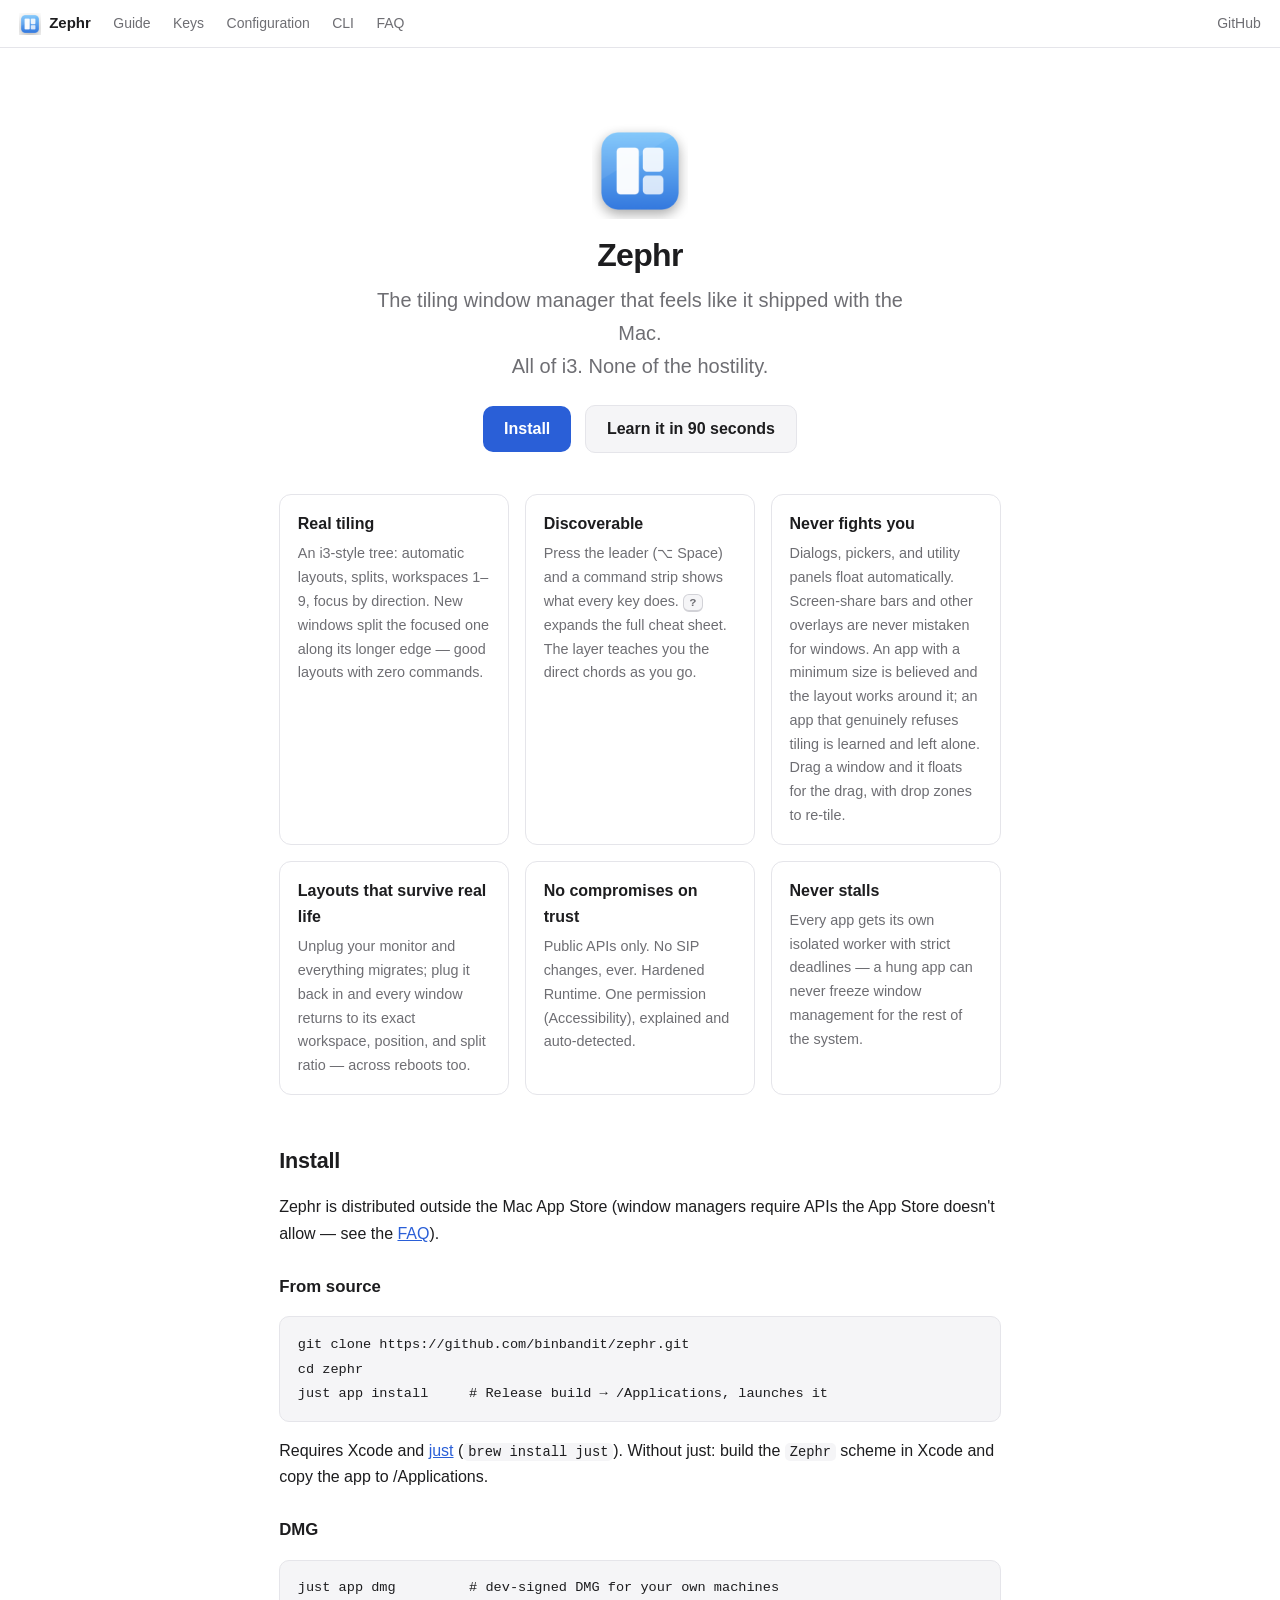
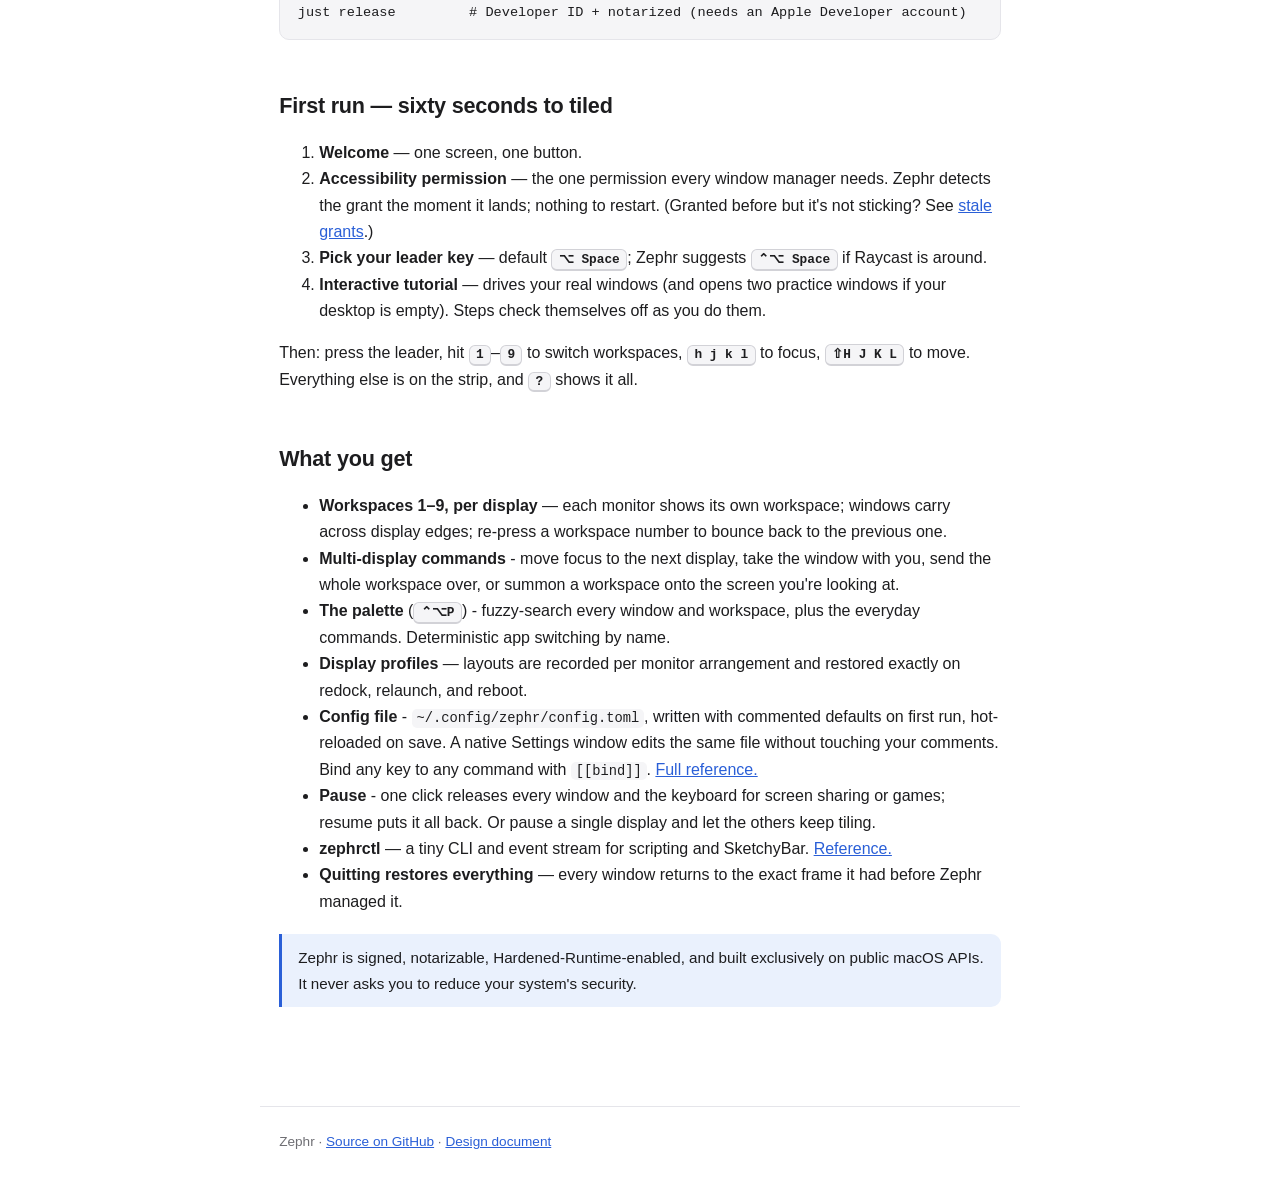
<file: docs/index.html>
<!DOCTYPE html>
<html lang="en">
<head>
<meta charset="utf-8">
<meta name="viewport" content="width=device-width, initial-scale=1">
<title>Zephr — the tiling window manager that feels like it shipped with the Mac</title>
<meta name="description" content="A keyboard-driven tiling window manager for macOS. All of i3. None of the hostility.">
<link rel="icon" href="favicon.png">
<link rel="stylesheet" href="style.css">
</head>
<body>
<nav>
  <a class="brand" href="index.html"><img src="favicon.png" alt=""> Zephr</a>
  <a href="guide.html">Guide</a>
  <a href="keys.html">Keys</a>
  <a href="config.html">Configuration</a>
  <a href="cli.html">CLI</a>
  <a href="faq.html">FAQ</a>
  <a class="gh" href="https://github.com/binbandit/zephr">GitHub</a>
</nav>
<main>

<div class="hero">
  <img src="icon.png" alt="Zephr icon">
  <h1>Zephr</h1>
  <p class="tagline">The tiling window manager that feels like it shipped with the Mac.<br>All of i3. None of the hostility.</p>
  <a class="cta" href="#install">Install</a>
  <a class="cta secondary" href="guide.html">Learn it in 90 seconds</a>
</div>

<div class="grid">
  <div class="card"><h3>Real tiling</h3><p>An i3-style tree: automatic layouts, splits, workspaces 1–9, focus by direction. New windows split the focused one along its longer edge — good layouts with zero commands.</p></div>
  <div class="card"><h3>Discoverable</h3><p>Press the leader (⌥ Space) and a command strip shows what every key does. <kbd>?</kbd> expands the full cheat sheet. The layer teaches you the direct chords as you go.</p></div>
  <div class="card"><h3>Never fights you</h3><p>Dialogs, pickers, and utility panels float automatically. Screen-share bars and other overlays are never mistaken for windows. An app with a minimum size is believed and the layout works around it; an app that genuinely refuses tiling is learned and left alone. Drag a window and it floats for the drag, with drop zones to re-tile.</p></div>
  <div class="card"><h3>Layouts that survive real life</h3><p>Unplug your monitor and everything migrates; plug it back in and every window returns to its exact workspace, position, and split ratio — across reboots too.</p></div>
  <div class="card"><h3>No compromises on trust</h3><p>Public APIs only. No SIP changes, ever. Hardened Runtime. One permission (Accessibility), explained and auto-detected.</p></div>
  <div class="card"><h3>Never stalls</h3><p>Every app gets its own isolated worker with strict deadlines — a hung app can never freeze window management for the rest of the system.</p></div>
</div>

<h2 id="install"><a class="anchor" href="#install">Install</a></h2>

<p>Zephr is distributed outside the Mac App Store (window managers require APIs the App Store doesn't allow — see the <a href="faq.html#mas">FAQ</a>).</p>

<h3>From source</h3>
<pre><code>git clone https://github.com/binbandit/zephr.git
cd zephr
just app install     # Release build → /Applications, launches it</code></pre>
<p>Requires Xcode and <a href="https://github.com/casey/just">just</a> (<code>brew install just</code>). Without just: build the <code>Zephr</code> scheme in Xcode and copy the app to /Applications.</p>

<h3>DMG</h3>
<pre><code>just app dmg         # dev-signed DMG for your own machines
just release         # Developer ID + notarized (needs an Apple Developer account)</code></pre>

<h2 id="first-run"><a class="anchor" href="#first-run">First run — sixty seconds to tiled</a></h2>
<ol>
  <li><strong>Welcome</strong> — one screen, one button.</li>
  <li><strong>Accessibility permission</strong> — the one permission every window manager needs. Zephr detects the grant the moment it lands; nothing to restart. (Granted before but it's not sticking? See <a href="faq.html#permissions">stale grants</a>.)</li>
  <li><strong>Pick your leader key</strong> — default <kbd>⌥ Space</kbd>; Zephr suggests <kbd>⌃⌥ Space</kbd> if Raycast is around.</li>
  <li><strong>Interactive tutorial</strong> — drives your real windows (and opens two practice windows if your desktop is empty). Steps check themselves off as you do them.</li>
</ol>
<p>Then: press the leader, hit <kbd>1</kbd>–<kbd>9</kbd> to switch workspaces, <kbd>h j k l</kbd> to focus, <kbd>⇧H J K L</kbd> to move. Everything else is on the strip, and <kbd>?</kbd> shows it all.</p>

<h2 id="tour"><a class="anchor" href="#tour">What you get</a></h2>
<ul>
  <li><strong>Workspaces 1–9, per display</strong> — each monitor shows its own workspace; windows carry across display edges; re-press a workspace number to bounce back to the previous one.</li>
  <li><strong>Multi-display commands</strong> - move focus to the next display, take the window with you, send the whole workspace over, or summon a workspace onto the screen you're looking at.</li>
  <li><strong>The palette</strong> (<kbd>⌃⌥P</kbd>) - fuzzy-search every window and workspace, plus the everyday commands. Deterministic app switching by name.</li>
  <li><strong>Display profiles</strong> — layouts are recorded per monitor arrangement and restored exactly on redock, relaunch, and reboot.</li>
  <li><strong>Config file</strong> - <code>~/.config/zephr/config.toml</code>, written with commented defaults on first run, hot-reloaded on save. A native Settings window edits the same file without touching your comments. Bind any key to any command with <code>[[bind]]</code>. <a href="config.html">Full reference.</a></li>
  <li><strong>Pause</strong> - one click releases every window and the keyboard for screen sharing or games; resume puts it all back. Or pause a single display and let the others keep tiling.</li>
  <li><strong>zephrctl</strong> — a tiny CLI and event stream for scripting and SketchyBar. <a href="cli.html">Reference.</a></li>
  <li><strong>Quitting restores everything</strong> — every window returns to the exact frame it had before Zephr managed it.</li>
</ul>

<div class="note">Zephr is signed, notarizable, Hardened-Runtime-enabled, and built exclusively on public macOS APIs. It never asks you to reduce your system's security.</div>

</main>
<footer>Zephr · <a href="https://github.com/binbandit/zephr">Source on GitHub</a> · <a href="https://github.com/binbandit/zephr/blob/main/docs/DESIGN.md">Design document</a></footer>
</body>
</html>
</file>
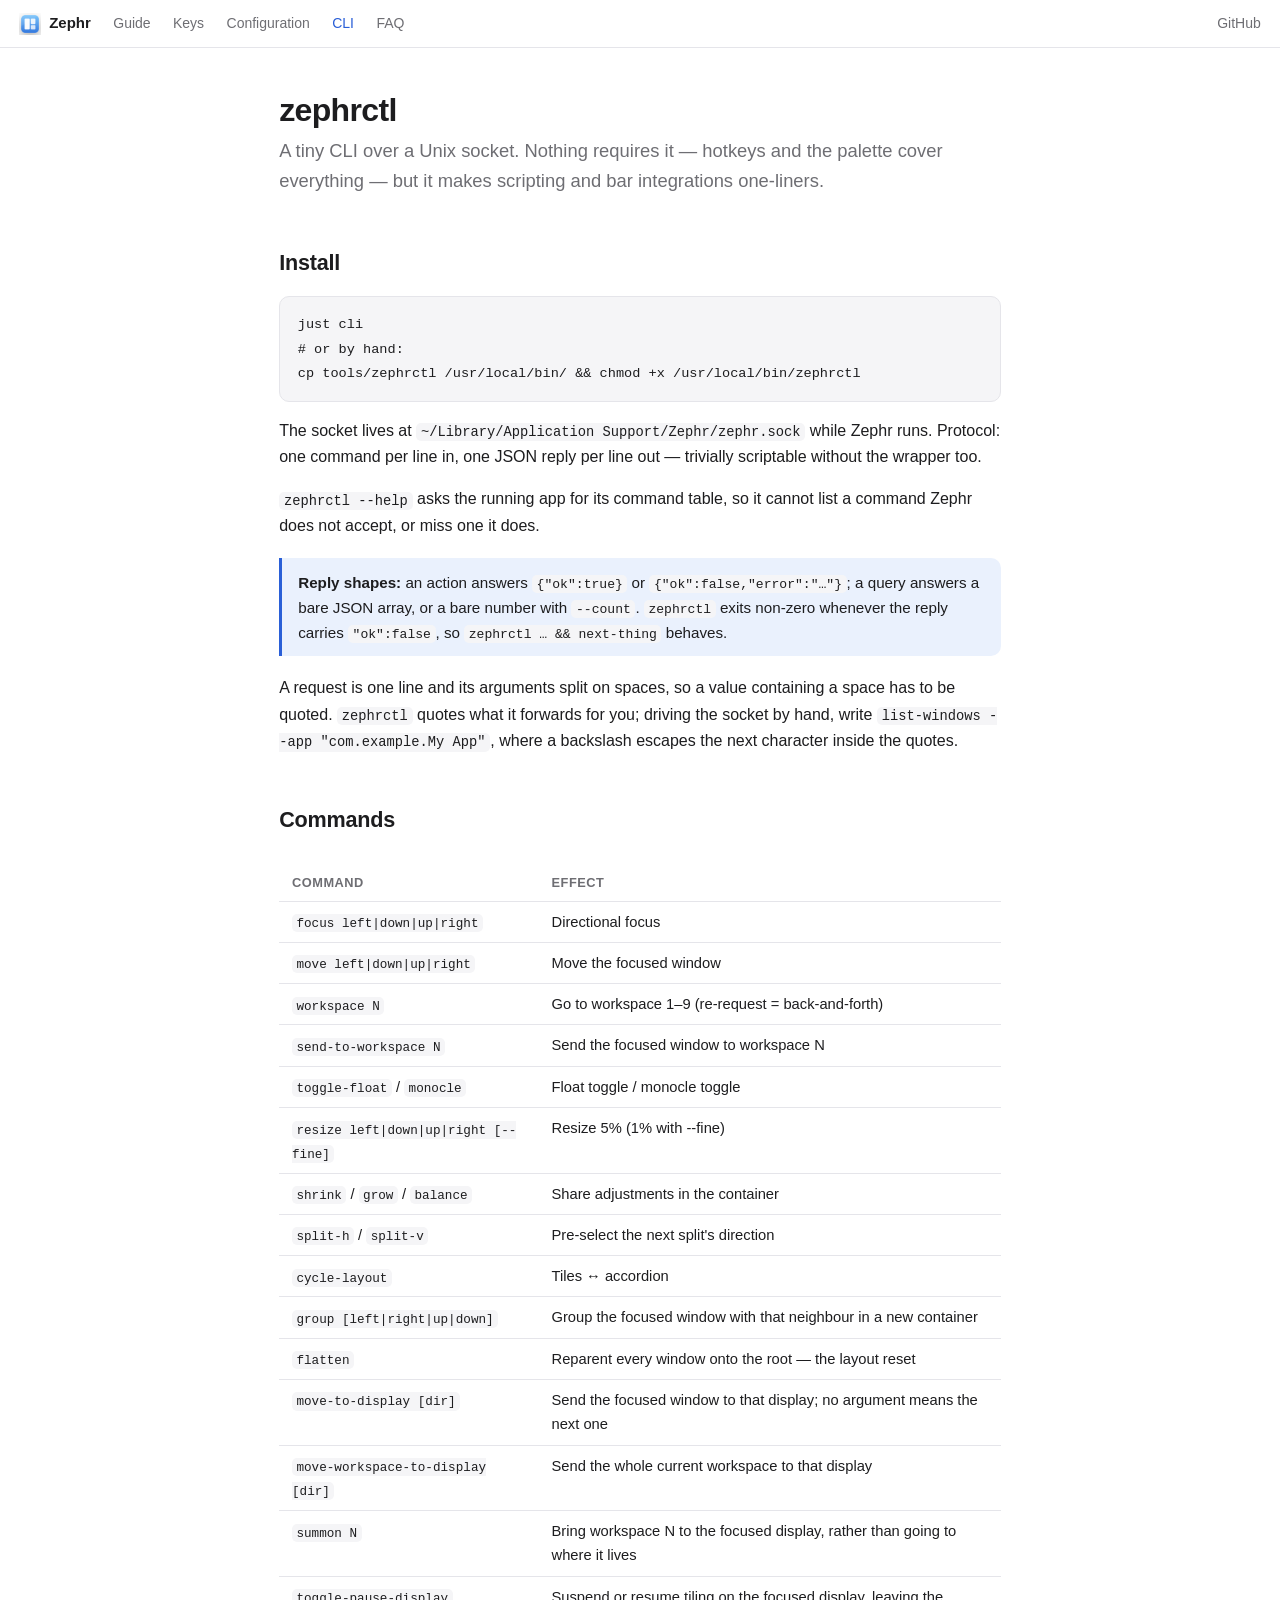
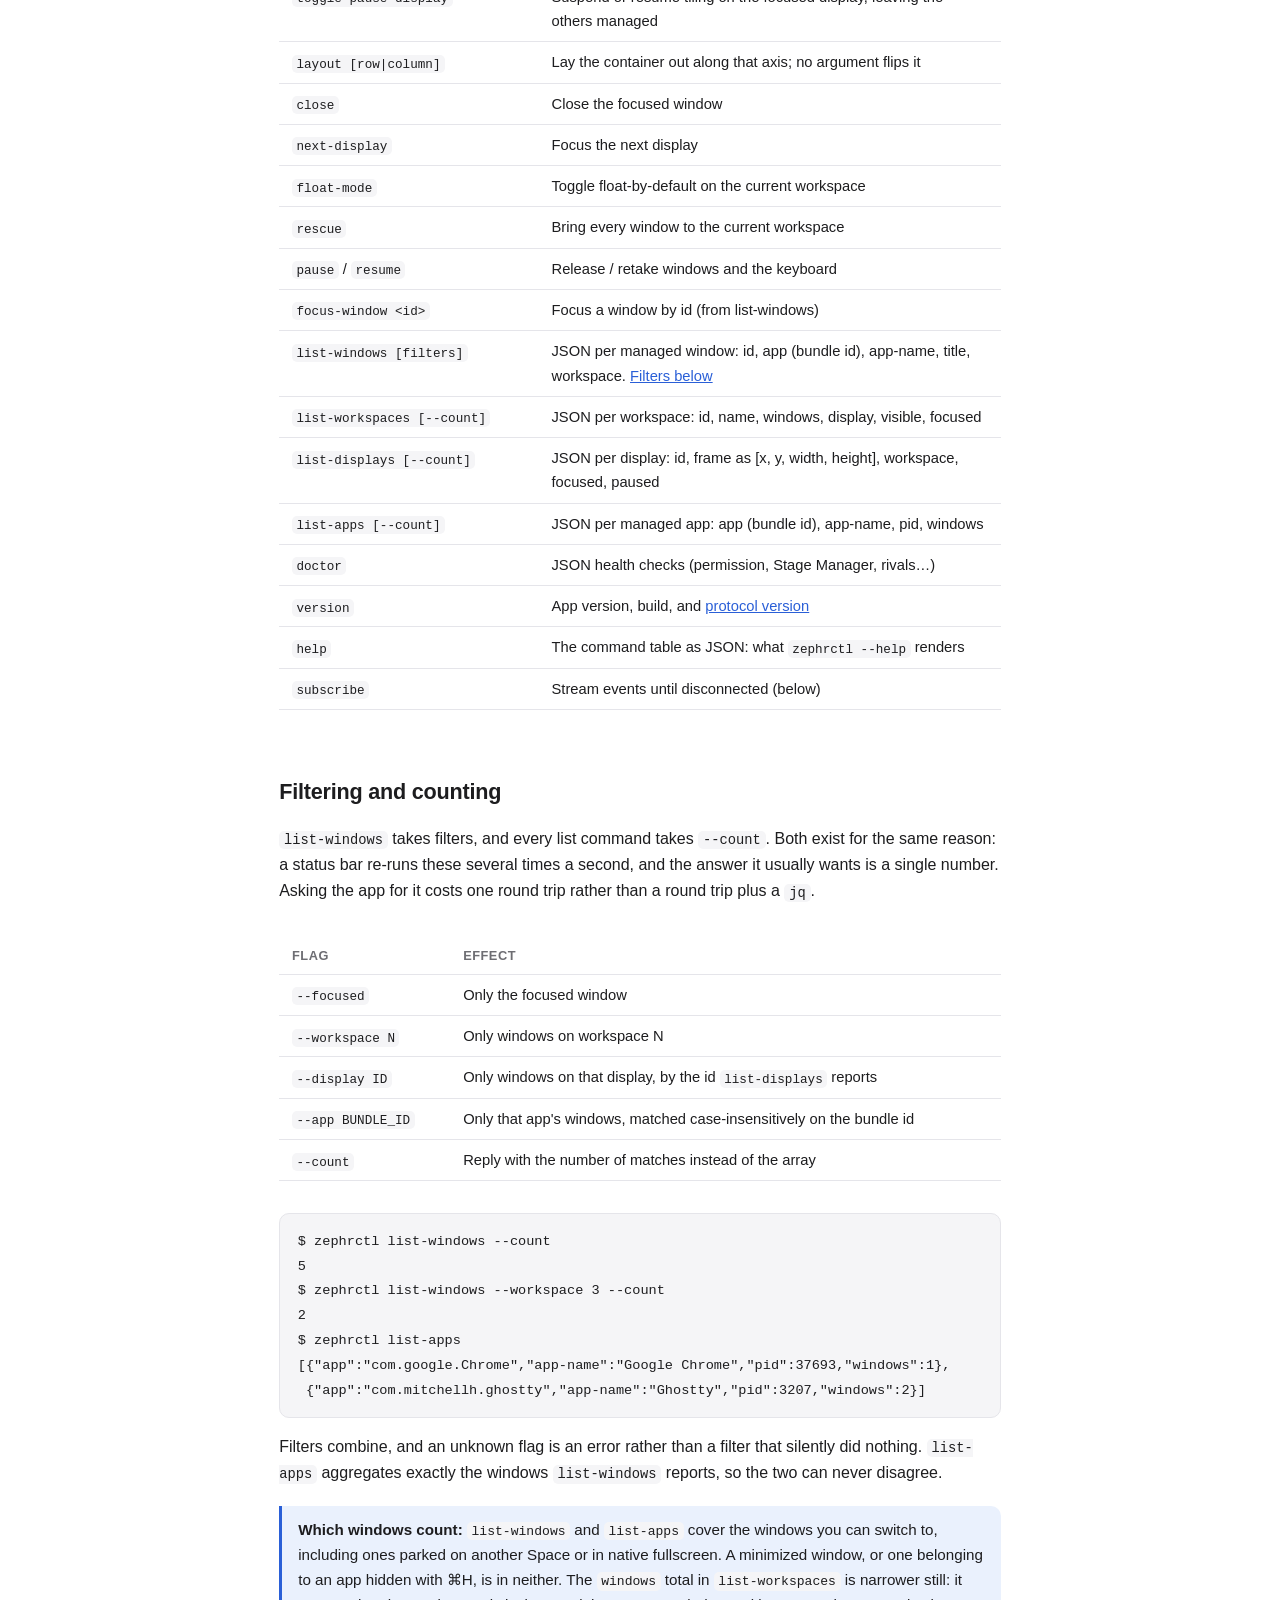
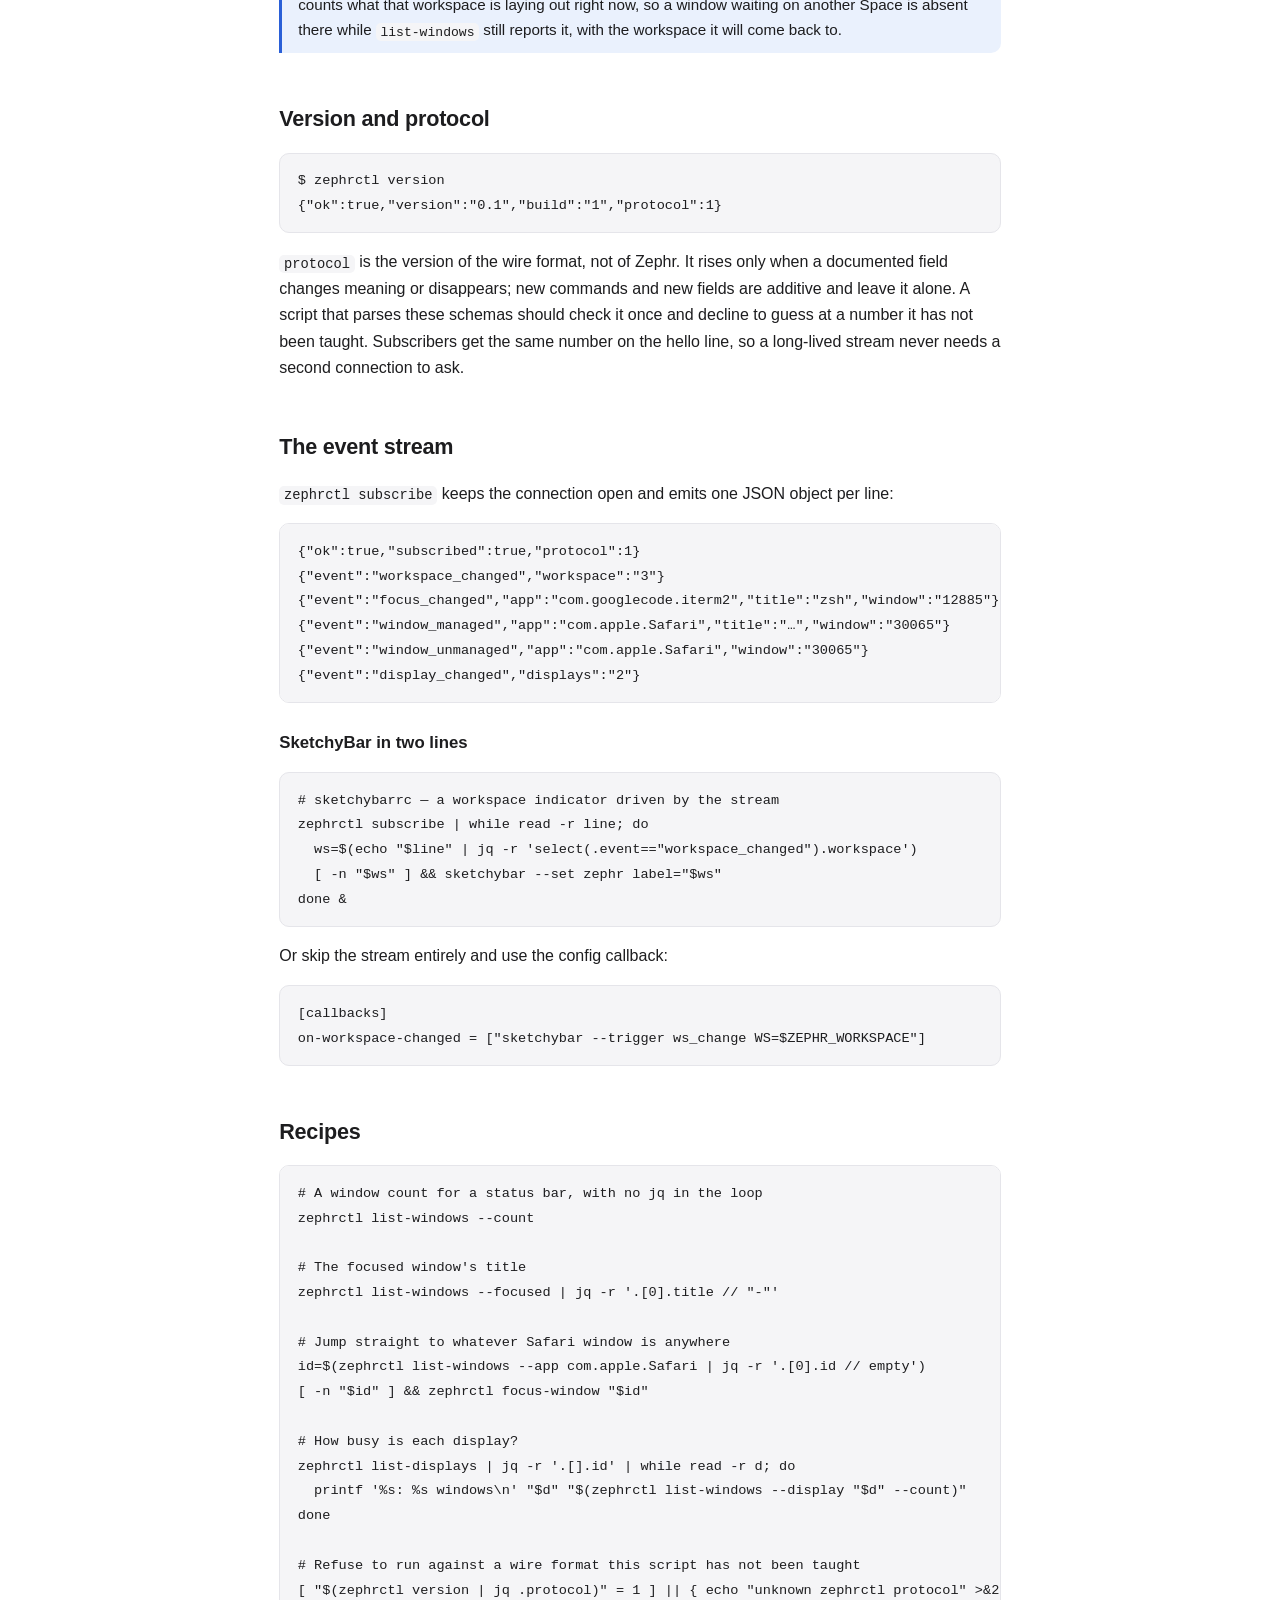
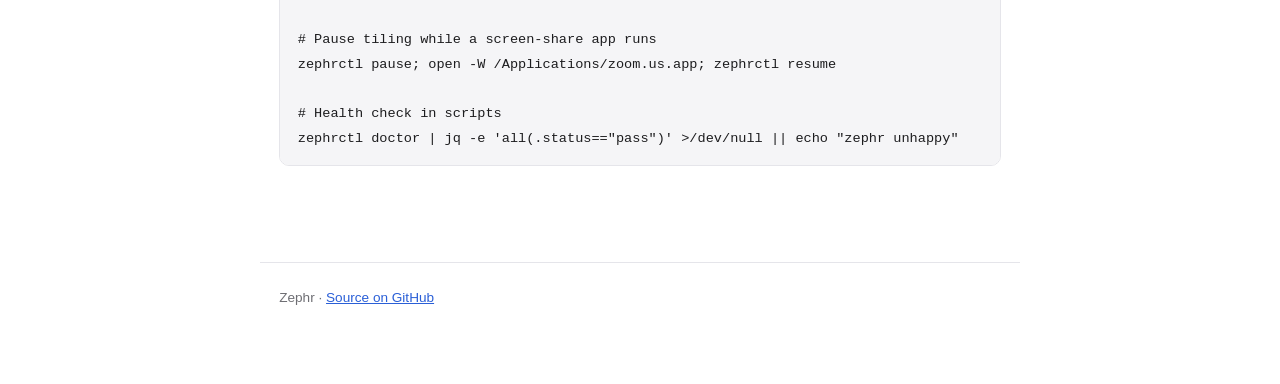
<file: docs/cli.html>
<!DOCTYPE html>
<html lang="en">
<head>
<meta charset="utf-8">
<meta name="viewport" content="width=device-width, initial-scale=1">
<title>CLI & scripting — Zephr</title>
<link rel="icon" href="favicon.png">
<link rel="stylesheet" href="style.css">
</head>
<body>
<nav>
  <a class="brand" href="index.html"><img src="favicon.png" alt=""> Zephr</a>
  <a href="guide.html">Guide</a>
  <a href="keys.html">Keys</a>
  <a href="config.html">Configuration</a>
  <a class="here" href="cli.html">CLI</a>
  <a href="faq.html">FAQ</a>
  <a class="gh" href="https://github.com/binbandit/zephr">GitHub</a>
</nav>
<main>

<h1>zephrctl</h1>
<p class="lead">A tiny CLI over a Unix socket. Nothing requires it — hotkeys and the palette cover everything — but it makes scripting and bar integrations one-liners.</p>

<h2 id="install"><a class="anchor" href="#install">Install</a></h2>
<pre><code>just cli
# or by hand:
cp tools/zephrctl /usr/local/bin/ && chmod +x /usr/local/bin/zephrctl</code></pre>
<p>The socket lives at <code>~/Library/Application Support/Zephr/zephr.sock</code> while Zephr runs. Protocol: one command per line in, one JSON reply per line out — trivially scriptable without the wrapper too.</p>
<p><code>zephrctl --help</code> asks the running app for its command table, so it cannot list a command Zephr does not accept, or miss one it does.</p>
<div class="note"><strong>Reply shapes:</strong> an action answers <code>{"ok":true}</code> or <code>{"ok":false,"error":"…"}</code>; a query answers a bare JSON array, or a bare number with <code>--count</code>. <code>zephrctl</code> exits non-zero whenever the reply carries <code>"ok":false</code>, so <code>zephrctl … &amp;&amp; next-thing</code> behaves.</div>
<p>A request is one line and its arguments split on spaces, so a value containing a space has to be quoted. <code>zephrctl</code> quotes what it forwards for you; driving the socket by hand, write <code>list-windows --app "com.example.My App"</code>, where a backslash escapes the next character inside the quotes.</p>

<h2 id="commands"><a class="anchor" href="#commands">Commands</a></h2>
<div class="tablewrap"><table>
<tr><th>Command</th><th>Effect</th></tr>
<tr><td><code>focus left|down|up|right</code></td><td>Directional focus</td></tr>
<tr><td><code>move left|down|up|right</code></td><td>Move the focused window</td></tr>
<tr><td><code>workspace N</code></td><td>Go to workspace 1–9 (re-request = back-and-forth)</td></tr>
<tr><td><code>send-to-workspace N</code></td><td>Send the focused window to workspace N</td></tr>
<tr><td><code>toggle-float</code> / <code>monocle</code></td><td>Float toggle / monocle toggle</td></tr>
<tr><td><code>resize left|down|up|right [--fine]</code></td><td>Resize 5% (1% with --fine)</td></tr>
<tr><td><code>shrink</code> / <code>grow</code> / <code>balance</code></td><td>Share adjustments in the container</td></tr>
<tr><td><code>split-h</code> / <code>split-v</code></td><td>Pre-select the next split's direction</td></tr>
<tr><td><code>cycle-layout</code></td><td>Tiles ↔ accordion</td></tr>
<tr><td><code>group [left|right|up|down]</code></td><td>Group the focused window with that neighbour in a new container</td></tr>
<tr><td><code>flatten</code></td><td>Reparent every window onto the root &mdash; the layout reset</td></tr>
<tr><td><code>move-to-display [dir]</code></td><td>Send the focused window to that display; no argument means the next one</td></tr>
<tr><td><code>move-workspace-to-display [dir]</code></td><td>Send the whole current workspace to that display</td></tr>
<tr><td><code>summon N</code></td><td>Bring workspace N to the focused display, rather than going to where it lives</td></tr>
<tr><td><code>toggle-pause-display</code></td><td>Suspend or resume tiling on the focused display, leaving the others managed</td></tr>
<tr><td><code>layout [row|column]</code></td><td>Lay the container out along that axis; no argument flips it</td></tr>
<tr><td><code>close</code></td><td>Close the focused window</td></tr>
<tr><td><code>next-display</code></td><td>Focus the next display</td></tr>
<tr><td><code>float-mode</code></td><td>Toggle float-by-default on the current workspace</td></tr>
<tr><td><code>rescue</code></td><td>Bring every window to the current workspace</td></tr>
<tr><td><code>pause</code> / <code>resume</code></td><td>Release / retake windows and the keyboard</td></tr>
<tr><td><code>focus-window &lt;id&gt;</code></td><td>Focus a window by id (from list-windows)</td></tr>
<tr><td><code>list-windows [filters]</code></td><td>JSON per managed window: id, app (bundle id), app-name, title, workspace. <a href="#query">Filters below</a></td></tr>
<tr><td><code>list-workspaces [--count]</code></td><td>JSON per workspace: id, name, windows, display, visible, focused</td></tr>
<tr><td><code>list-displays [--count]</code></td><td>JSON per display: id, frame as [x, y, width, height], workspace, focused, paused</td></tr>
<tr><td><code>list-apps [--count]</code></td><td>JSON per managed app: app (bundle id), app-name, pid, windows</td></tr>
<tr><td><code>doctor</code></td><td>JSON health checks (permission, Stage Manager, rivals…)</td></tr>
<tr><td><code>version</code></td><td>App version, build, and <a href="#version">protocol version</a></td></tr>
<tr><td><code>help</code></td><td>The command table as JSON: what <code>zephrctl --help</code> renders</td></tr>
<tr><td><code>subscribe</code></td><td>Stream events until disconnected (below)</td></tr>
</table></div>

<h2 id="query"><a class="anchor" href="#query">Filtering and counting</a></h2>
<p><code>list-windows</code> takes filters, and every list command takes <code>--count</code>. Both exist for the same reason: a status bar re-runs these several times a second, and the answer it usually wants is a single number. Asking the app for it costs one round trip rather than a round trip plus a <code>jq</code>.</p>
<div class="tablewrap"><table>
<tr><th>Flag</th><th>Effect</th></tr>
<tr><td><code>--focused</code></td><td>Only the focused window</td></tr>
<tr><td><code>--workspace N</code></td><td>Only windows on workspace N</td></tr>
<tr><td><code>--display ID</code></td><td>Only windows on that display, by the id <code>list-displays</code> reports</td></tr>
<tr><td><code>--app BUNDLE_ID</code></td><td>Only that app's windows, matched case-insensitively on the bundle id</td></tr>
<tr><td><code>--count</code></td><td>Reply with the number of matches instead of the array</td></tr>
</table></div>
<pre><code>$ zephrctl list-windows --count
5
$ zephrctl list-windows --workspace 3 --count
2
$ zephrctl list-apps
[{"app":"com.google.Chrome","app-name":"Google Chrome","pid":37693,"windows":1},
 {"app":"com.mitchellh.ghostty","app-name":"Ghostty","pid":3207,"windows":2}]</code></pre>
<p>Filters combine, and an unknown flag is an error rather than a filter that silently did nothing. <code>list-apps</code> aggregates exactly the windows <code>list-windows</code> reports, so the two can never disagree.</p>
<div class="note"><strong>Which windows count:</strong> <code>list-windows</code> and <code>list-apps</code> cover the windows you can switch to, including ones parked on another Space or in native fullscreen. A minimized window, or one belonging to an app hidden with ⌘H, is in neither. The <code>windows</code> total in <code>list-workspaces</code> is narrower still: it counts what that workspace is laying out right now, so a window waiting on another Space is absent there while <code>list-windows</code> still reports it, with the workspace it will come back to.</div>

<h2 id="version"><a class="anchor" href="#version">Version and protocol</a></h2>
<pre><code>$ zephrctl version
{"ok":true,"version":"0.1","build":"1","protocol":1}</code></pre>
<p><code>protocol</code> is the version of the wire format, not of Zephr. It rises only when a documented field changes meaning or disappears; new commands and new fields are additive and leave it alone. A script that parses these schemas should check it once and decline to guess at a number it has not been taught. Subscribers get the same number on the hello line, so a long-lived stream never needs a second connection to ask.</p>

<h2 id="subscribe"><a class="anchor" href="#subscribe">The event stream</a></h2>
<p><code>zephrctl subscribe</code> keeps the connection open and emits one JSON object per line:</p>
<pre><code>{"ok":true,"subscribed":true,"protocol":1}
{"event":"workspace_changed","workspace":"3"}
{"event":"focus_changed","app":"com.googlecode.iterm2","title":"zsh","window":"12885"}
{"event":"window_managed","app":"com.apple.Safari","title":"…","window":"30065"}
{"event":"window_unmanaged","app":"com.apple.Safari","window":"30065"}
{"event":"display_changed","displays":"2"}</code></pre>

<h3>SketchyBar in two lines</h3>
<pre><code># sketchybarrc — a workspace indicator driven by the stream
zephrctl subscribe | while read -r line; do
  ws=$(echo "$line" | jq -r 'select(.event=="workspace_changed").workspace')
  [ -n "$ws" ] && sketchybar --set zephr label="$ws"
done &amp;</code></pre>
<p>Or skip the stream entirely and use the config callback:</p>
<pre><code>[callbacks]
on-workspace-changed = ["sketchybar --trigger ws_change WS=$ZEPHR_WORKSPACE"]</code></pre>

<h2 id="examples"><a class="anchor" href="#examples">Recipes</a></h2>
<pre><code># A window count for a status bar, with no jq in the loop
zephrctl list-windows --count

# The focused window's title
zephrctl list-windows --focused | jq -r '.[0].title // "-"'

# Jump straight to whatever Safari window is anywhere
id=$(zephrctl list-windows --app com.apple.Safari | jq -r '.[0].id // empty')
[ -n "$id" ] && zephrctl focus-window "$id"

# How busy is each display?
zephrctl list-displays | jq -r '.[].id' | while read -r d; do
  printf '%s: %s windows\n' "$d" "$(zephrctl list-windows --display "$d" --count)"
done

# Refuse to run against a wire format this script has not been taught
[ "$(zephrctl version | jq .protocol)" = 1 ] || { echo "unknown zephrctl protocol" >&amp;2; exit 1; }

# Pause tiling while a screen-share app runs
zephrctl pause; open -W /Applications/zoom.us.app; zephrctl resume

# Health check in scripts
zephrctl doctor | jq -e 'all(.status=="pass")' >/dev/null || echo "zephr unhappy"</code></pre>

</main>
<footer>Zephr · <a href="https://github.com/binbandit/zephr">Source on GitHub</a></footer>
</body>
</html>
</file>
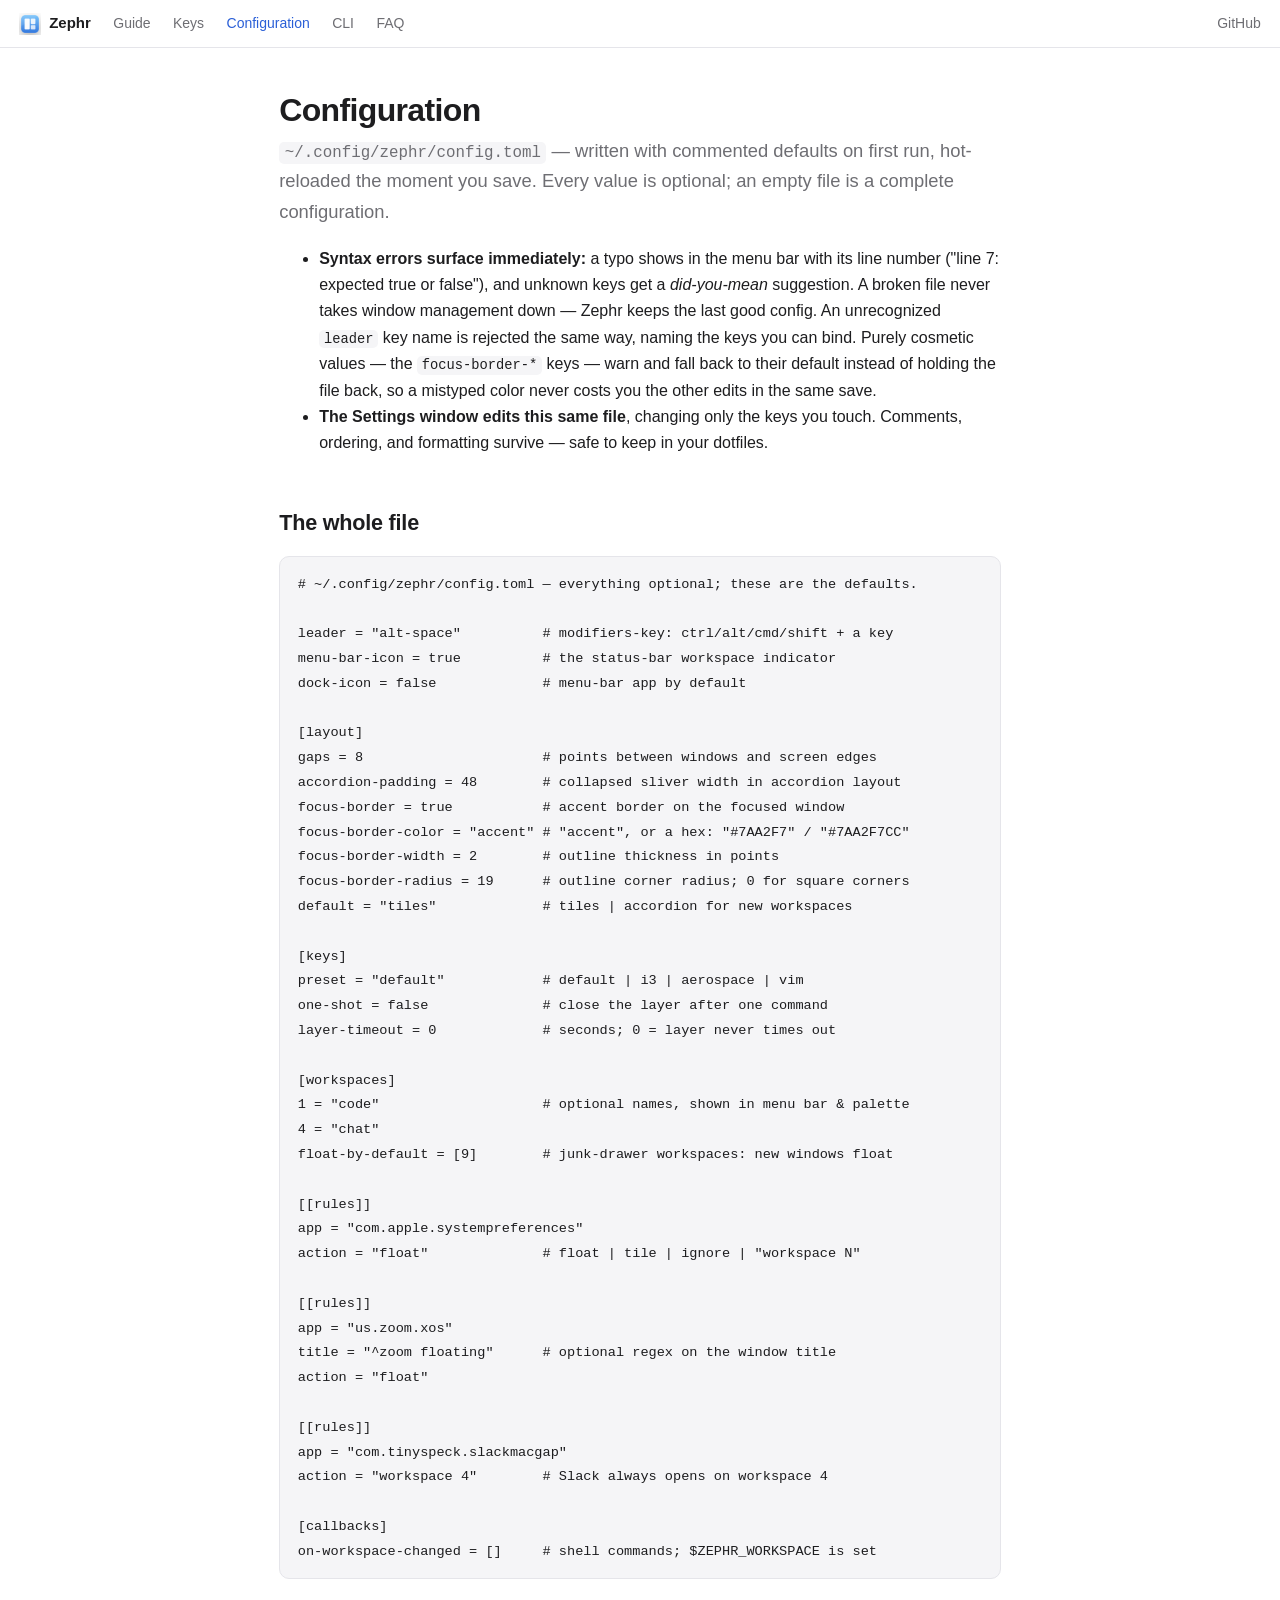
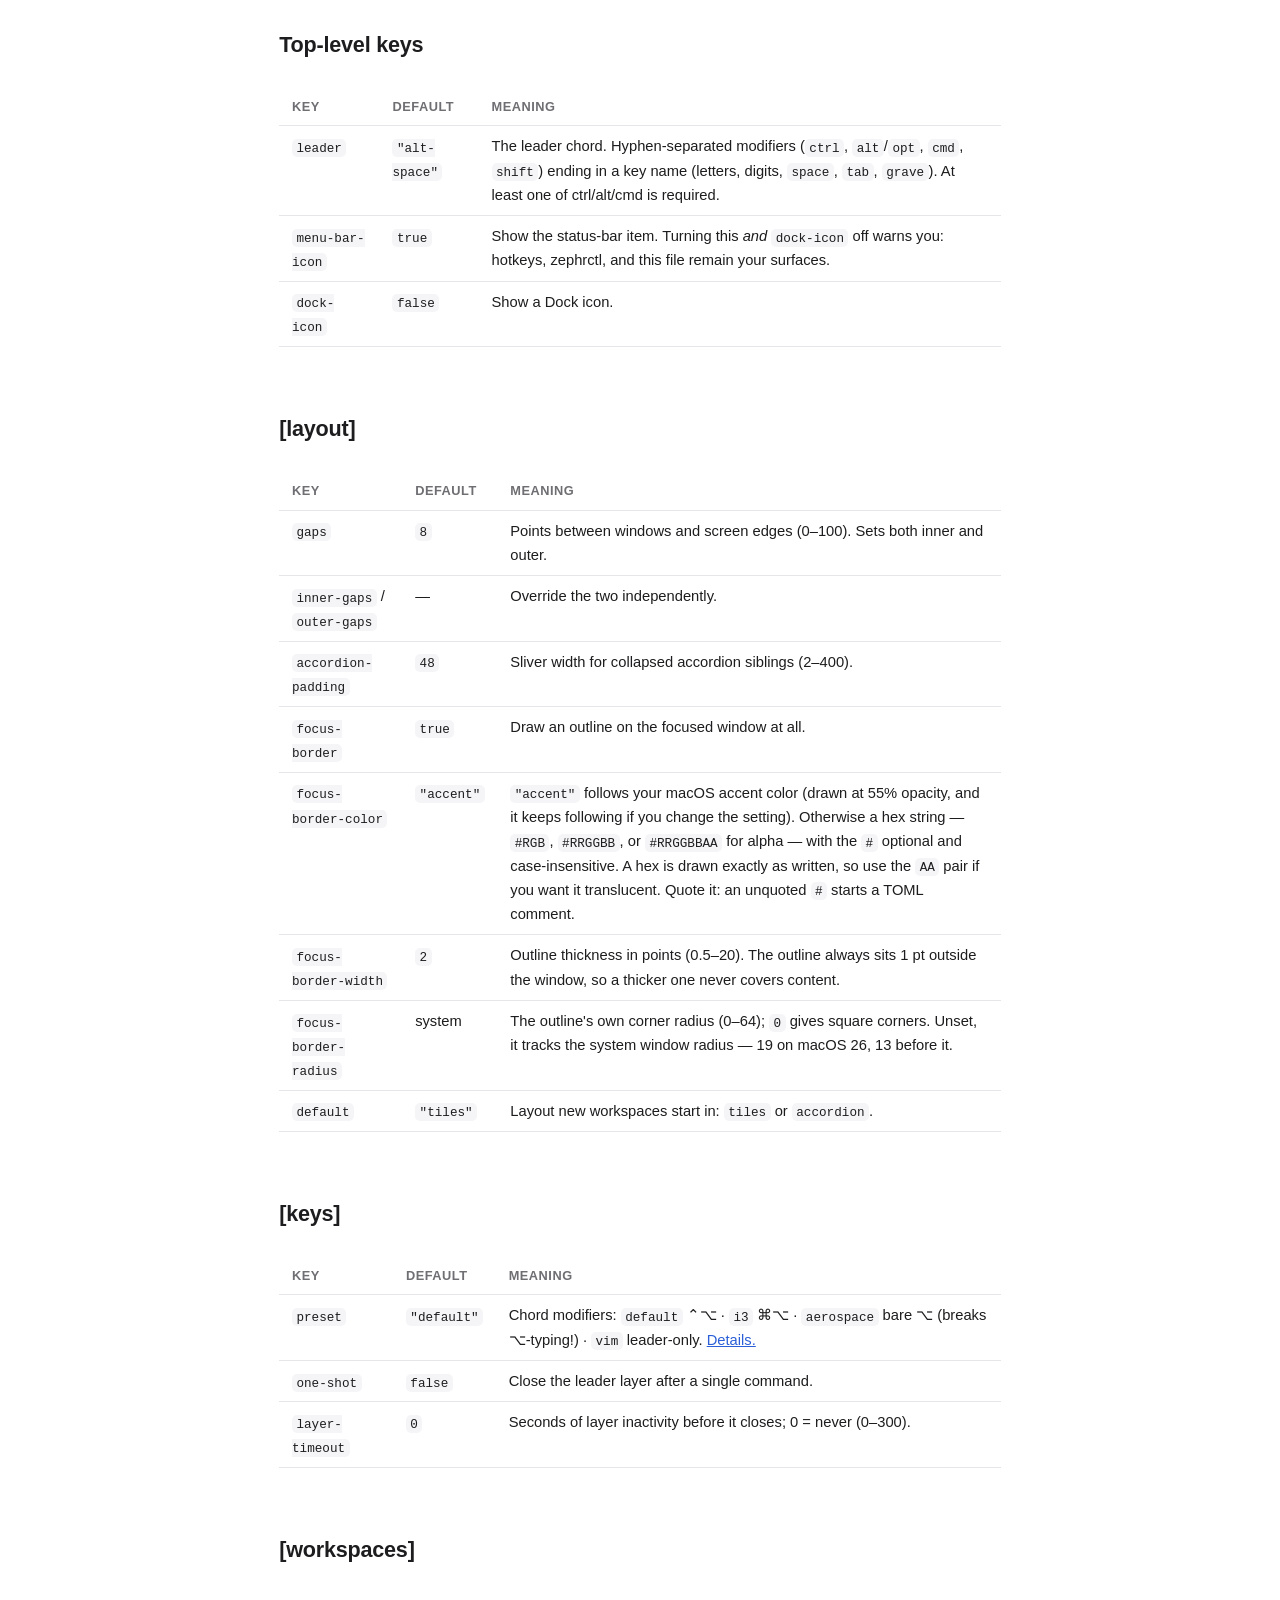
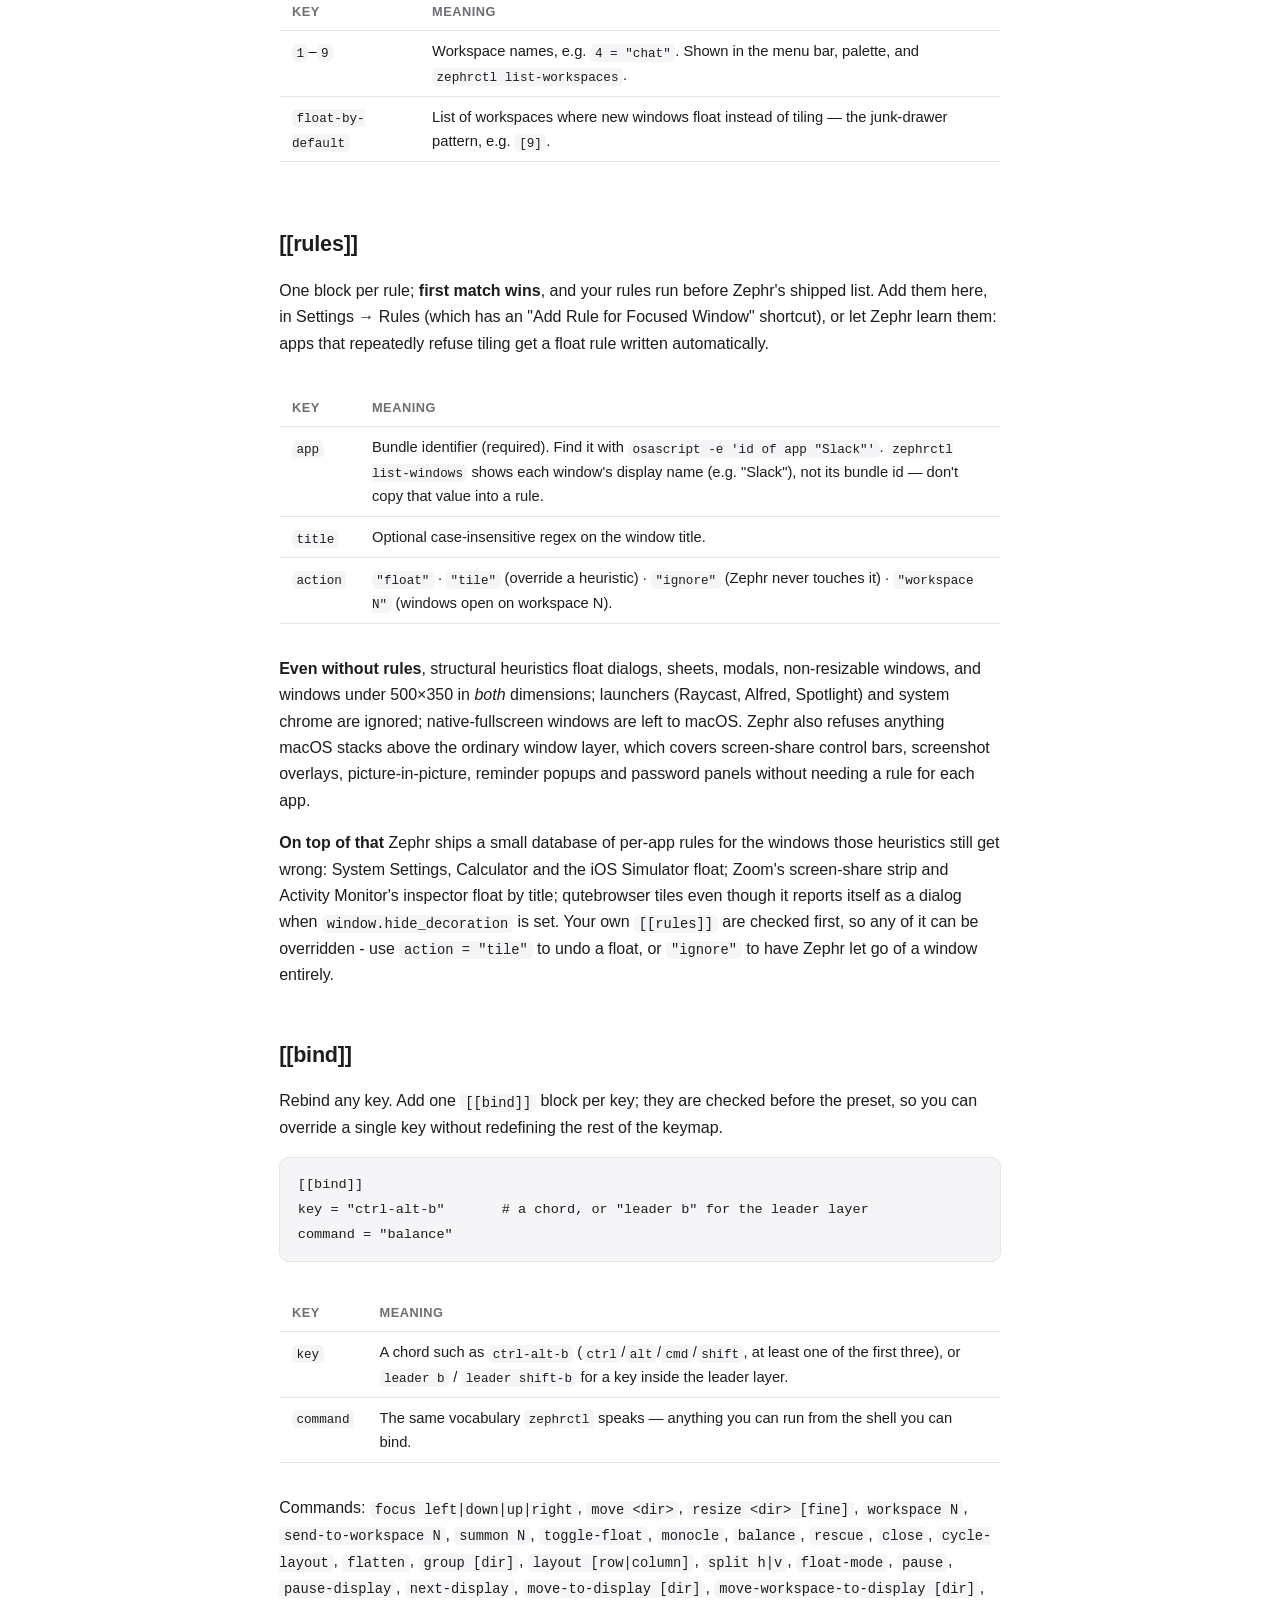
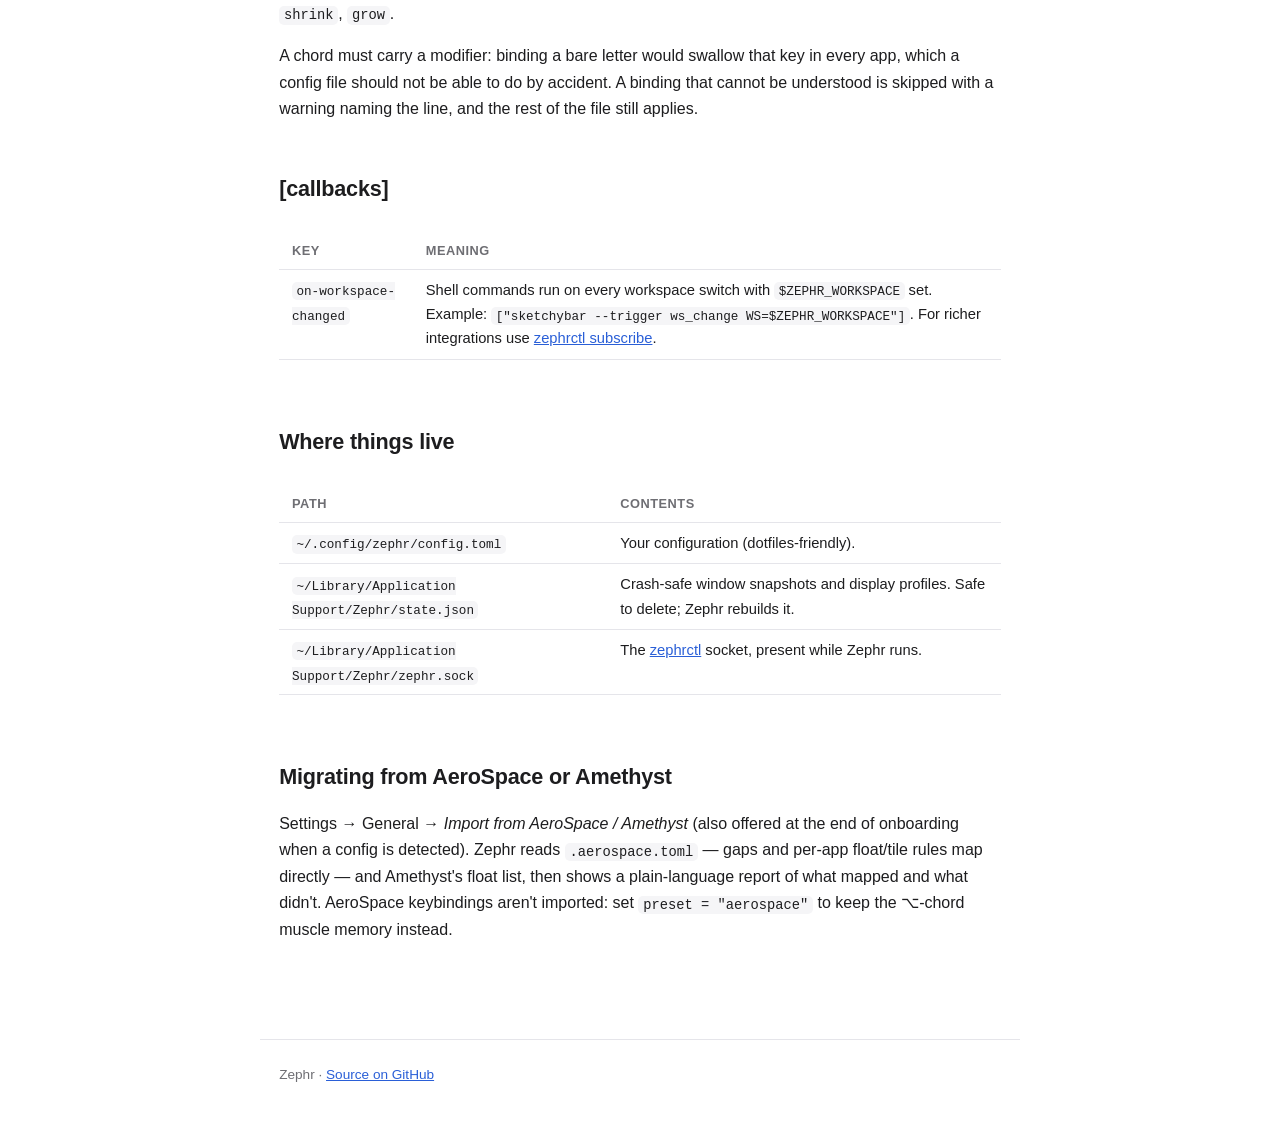
<file: docs/config.html>
<!DOCTYPE html>
<html lang="en">
<head>
<meta charset="utf-8">
<meta name="viewport" content="width=device-width, initial-scale=1">
<title>Configuration — Zephr</title>
<link rel="icon" href="favicon.png">
<link rel="stylesheet" href="style.css">
</head>
<body>
<nav>
  <a class="brand" href="index.html"><img src="favicon.png" alt=""> Zephr</a>
  <a href="guide.html">Guide</a>
  <a href="keys.html">Keys</a>
  <a class="here" href="config.html">Configuration</a>
  <a href="cli.html">CLI</a>
  <a href="faq.html">FAQ</a>
  <a class="gh" href="https://github.com/binbandit/zephr">GitHub</a>
</nav>
<main>

<h1>Configuration</h1>
<p class="lead"><code>~/.config/zephr/config.toml</code> — written with commented defaults on first run, hot-reloaded the moment you save. Every value is optional; an empty file is a complete configuration.</p>

<ul>
  <li><strong>Syntax errors surface immediately:</strong> a typo shows in the menu bar with its line number ("line 7: expected true or false"), and unknown keys get a <em>did-you-mean</em> suggestion. A broken file never takes window management down — Zephr keeps the last good config. An unrecognized <code>leader</code> key name is rejected the same way, naming the keys you can bind. Purely cosmetic values — the <code>focus-border-*</code> keys — warn and fall back to their default instead of holding the file back, so a mistyped color never costs you the other edits in the same save.</li>
  <li><strong>The Settings window edits this same file</strong>, changing only the keys you touch. Comments, ordering, and formatting survive — safe to keep in your dotfiles.</li>
</ul>

<h2 id="full"><a class="anchor" href="#full">The whole file</a></h2>
<pre><code># ~/.config/zephr/config.toml — everything optional; these are the defaults.

leader = "alt-space"          # modifiers-key: ctrl/alt/cmd/shift + a key
menu-bar-icon = true          # the status-bar workspace indicator
dock-icon = false             # menu-bar app by default

[layout]
gaps = 8                      # points between windows and screen edges
accordion-padding = 48        # collapsed sliver width in accordion layout
focus-border = true           # accent border on the focused window
focus-border-color = "accent" # "accent", or a hex: "#7AA2F7" / "#7AA2F7CC"
focus-border-width = 2        # outline thickness in points
focus-border-radius = 19      # outline corner radius; 0 for square corners
default = "tiles"             # tiles | accordion for new workspaces

[keys]
preset = "default"            # default | i3 | aerospace | vim
one-shot = false              # close the layer after one command
layer-timeout = 0             # seconds; 0 = layer never times out

[workspaces]
1 = "code"                    # optional names, shown in menu bar & palette
4 = "chat"
float-by-default = [9]        # junk-drawer workspaces: new windows float

[[rules]]
app = "com.apple.systempreferences"
action = "float"              # float | tile | ignore | "workspace N"

[[rules]]
app = "us.zoom.xos"
title = "^zoom floating"      # optional regex on the window title
action = "float"

[[rules]]
app = "com.tinyspeck.slackmacgap"
action = "workspace 4"        # Slack always opens on workspace 4

[callbacks]
on-workspace-changed = []     # shell commands; $ZEPHR_WORKSPACE is set</code></pre>

<h2 id="root"><a class="anchor" href="#root">Top-level keys</a></h2>
<div class="tablewrap"><table>
<tr><th>Key</th><th>Default</th><th>Meaning</th></tr>
<tr><td><code>leader</code></td><td><code>"alt-space"</code></td><td>The leader chord. Hyphen-separated modifiers (<code>ctrl</code>, <code>alt</code>/<code>opt</code>, <code>cmd</code>, <code>shift</code>) ending in a key name (letters, digits, <code>space</code>, <code>tab</code>, <code>grave</code>). At least one of ctrl/alt/cmd is required.</td></tr>
<tr><td><code>menu-bar-icon</code></td><td><code>true</code></td><td>Show the status-bar item. Turning this <em>and</em> <code>dock-icon</code> off warns you: hotkeys, zephrctl, and this file remain your surfaces.</td></tr>
<tr><td><code>dock-icon</code></td><td><code>false</code></td><td>Show a Dock icon.</td></tr>
</table></div>

<h2 id="layout"><a class="anchor" href="#layout">[layout]</a></h2>
<div class="tablewrap"><table>
<tr><th>Key</th><th>Default</th><th>Meaning</th></tr>
<tr><td><code>gaps</code></td><td><code>8</code></td><td>Points between windows and screen edges (0–100). Sets both inner and outer.</td></tr>
<tr><td><code>inner-gaps</code> / <code>outer-gaps</code></td><td>—</td><td>Override the two independently.</td></tr>
<tr><td><code>accordion-padding</code></td><td><code>48</code></td><td>Sliver width for collapsed accordion siblings (2–400).</td></tr>
<tr><td><code>focus-border</code></td><td><code>true</code></td><td>Draw an outline on the focused window at all.</td></tr>
<tr><td><code>focus-border-color</code></td><td><code>"accent"</code></td><td><code>"accent"</code> follows your macOS accent color (drawn at 55% opacity, and it keeps following if you change the setting). Otherwise a hex string — <code>#RGB</code>, <code>#RRGGBB</code>, or <code>#RRGGBBAA</code> for alpha — with the <code>#</code> optional and case-insensitive. A hex is drawn exactly as written, so use the <code>AA</code> pair if you want it translucent. Quote it: an unquoted <code>#</code> starts a TOML comment.</td></tr>
<tr><td><code>focus-border-width</code></td><td><code>2</code></td><td>Outline thickness in points (0.5–20). The outline always sits 1&nbsp;pt outside the window, so a thicker one never covers content.</td></tr>
<tr><td><code>focus-border-radius</code></td><td>system</td><td>The outline's own corner radius (0–64); <code>0</code> gives square corners. Unset, it tracks the system window radius — 19 on macOS&nbsp;26, 13 before it.</td></tr>
<tr><td><code>default</code></td><td><code>"tiles"</code></td><td>Layout new workspaces start in: <code>tiles</code> or <code>accordion</code>.</td></tr>
</table></div>

<h2 id="keys"><a class="anchor" href="#keys">[keys]</a></h2>
<div class="tablewrap"><table>
<tr><th>Key</th><th>Default</th><th>Meaning</th></tr>
<tr><td><code>preset</code></td><td><code>"default"</code></td><td>Chord modifiers: <code>default</code> ⌃⌥ · <code>i3</code> ⌘⌥ · <code>aerospace</code> bare ⌥ (breaks ⌥-typing!) · <code>vim</code> leader-only. <a href="keys.html#presets">Details.</a></td></tr>
<tr><td><code>one-shot</code></td><td><code>false</code></td><td>Close the leader layer after a single command.</td></tr>
<tr><td><code>layer-timeout</code></td><td><code>0</code></td><td>Seconds of layer inactivity before it closes; 0 = never (0–300).</td></tr>
</table></div>

<h2 id="workspaces"><a class="anchor" href="#workspaces">[workspaces]</a></h2>
<div class="tablewrap"><table>
<tr><th>Key</th><th>Meaning</th></tr>
<tr><td><code>1</code>–<code>9</code></td><td>Workspace names, e.g. <code>4 = "chat"</code>. Shown in the menu bar, palette, and <code>zephrctl list-workspaces</code>.</td></tr>
<tr><td><code>float-by-default</code></td><td>List of workspaces where new windows float instead of tiling — the junk-drawer pattern, e.g. <code>[9]</code>.</td></tr>
</table></div>

<h2 id="rules"><a class="anchor" href="#rules">[[rules]]</a></h2>
<p>One block per rule; <strong>first match wins</strong>, and your rules run before Zephr's shipped list. Add them here, in Settings → Rules (which has an "Add Rule for Focused Window" shortcut), or let Zephr learn them: apps that repeatedly refuse tiling get a float rule written automatically.</p>
<div class="tablewrap"><table>
<tr><th>Key</th><th>Meaning</th></tr>
<tr><td><code>app</code></td><td>Bundle identifier (required). Find it with <code>osascript -e 'id of app "Slack"'</code>. <code>zephrctl list-windows</code> shows each window's display name (e.g. "Slack"), not its bundle id — don't copy that value into a rule.</td></tr>
<tr><td><code>title</code></td><td>Optional case-insensitive regex on the window title.</td></tr>
<tr><td><code>action</code></td><td><code>"float"</code> · <code>"tile"</code> (override a heuristic) · <code>"ignore"</code> (Zephr never touches it) · <code>"workspace N"</code> (windows open on workspace N).</td></tr>
</table></div>
<p><strong>Even without rules</strong>, structural heuristics float dialogs, sheets, modals, non-resizable windows, and windows under 500×350 in <em>both</em> dimensions; launchers (Raycast, Alfred, Spotlight) and system chrome are ignored; native-fullscreen windows are left to macOS. Zephr also refuses anything macOS stacks above the ordinary window layer, which covers screen-share control bars, screenshot overlays, picture-in-picture, reminder popups and password panels without needing a rule for each app.</p>
<p><strong>On top of that</strong> Zephr ships a small database of per-app rules for the windows those heuristics still get wrong: System Settings, Calculator and the iOS Simulator float; Zoom's screen-share strip and Activity Monitor's inspector float by title; qutebrowser tiles even though it reports itself as a dialog when <code>window.hide_decoration</code> is set. Your own <code>[[rules]]</code> are checked first, so any of it can be overridden - use <code>action = "tile"</code> to undo a float, or <code>"ignore"</code> to have Zephr let go of a window entirely.</p>

<h2 id="bind"><a class="anchor" href="#bind">[[bind]]</a></h2>
<p>Rebind any key. Add one <code>[[bind]]</code> block per key; they are checked before the preset, so you can override a single key without redefining the rest of the keymap.</p>
<pre><code>[[bind]]
key = "ctrl-alt-b"       # a chord, or "leader b" for the leader layer
command = "balance"</code></pre>
<div class="tablewrap"><table>
<tr><th>Key</th><th>Meaning</th></tr>
<tr><td><code>key</code></td><td>A chord such as <code>ctrl-alt-b</code> (<code>ctrl</code>/<code>alt</code>/<code>cmd</code>/<code>shift</code>, at least one of the first three), or <code>leader b</code> / <code>leader shift-b</code> for a key inside the leader layer.</td></tr>
<tr><td><code>command</code></td><td>The same vocabulary <code>zephrctl</code> speaks &mdash; anything you can run from the shell you can bind.</td></tr>
</table></div>
<p>Commands: <code>focus left|down|up|right</code>, <code>move &lt;dir&gt;</code>, <code>resize &lt;dir&gt; [fine]</code>, <code>workspace N</code>, <code>send-to-workspace N</code>, <code>summon N</code>, <code>toggle-float</code>, <code>monocle</code>, <code>balance</code>, <code>rescue</code>, <code>close</code>, <code>cycle-layout</code>, <code>flatten</code>, <code>group [dir]</code>, <code>layout [row|column]</code>, <code>split h|v</code>, <code>float-mode</code>, <code>pause</code>, <code>pause-display</code>, <code>next-display</code>, <code>move-to-display [dir]</code>, <code>move-workspace-to-display [dir]</code>, <code>shrink</code>, <code>grow</code>.</p>
<p>A chord must carry a modifier: binding a bare letter would swallow that key in every app, which a config file should not be able to do by accident. A binding that cannot be understood is skipped with a warning naming the line, and the rest of the file still applies.</p>

<h2 id="callbacks"><a class="anchor" href="#callbacks">[callbacks]</a></h2>
<div class="tablewrap"><table>
<tr><th>Key</th><th>Meaning</th></tr>
<tr><td><code>on-workspace-changed</code></td><td>Shell commands run on every workspace switch with <code>$ZEPHR_WORKSPACE</code> set. Example: <code>["sketchybar --trigger ws_change WS=$ZEPHR_WORKSPACE"]</code>. For richer integrations use <a href="cli.html#subscribe">zephrctl subscribe</a>.</td></tr>
</table></div>

<h2 id="files"><a class="anchor" href="#files">Where things live</a></h2>
<div class="tablewrap"><table>
<tr><th>Path</th><th>Contents</th></tr>
<tr><td><code>~/.config/zephr/config.toml</code></td><td>Your configuration (dotfiles-friendly).</td></tr>
<tr><td><code>~/Library/Application Support/Zephr/state.json</code></td><td>Crash-safe window snapshots and display profiles. Safe to delete; Zephr rebuilds it.</td></tr>
<tr><td><code>~/Library/Application Support/Zephr/zephr.sock</code></td><td>The <a href="cli.html">zephrctl</a> socket, present while Zephr runs.</td></tr>
</table></div>

<h2 id="migrating"><a class="anchor" href="#migrating">Migrating from AeroSpace or Amethyst</a></h2>
<p>Settings → General → <em>Import from AeroSpace / Amethyst</em> (also offered at the end of onboarding when a config is detected). Zephr reads <code>.aerospace.toml</code> — gaps and per-app float/tile rules map directly — and Amethyst's float list, then shows a plain-language report of what mapped and what didn't. AeroSpace keybindings aren't imported: set <code>preset = "aerospace"</code> to keep the ⌥-chord muscle memory instead.</p>

</main>
<footer>Zephr · <a href="https://github.com/binbandit/zephr">Source on GitHub</a></footer>
</body>
</html>
</file>
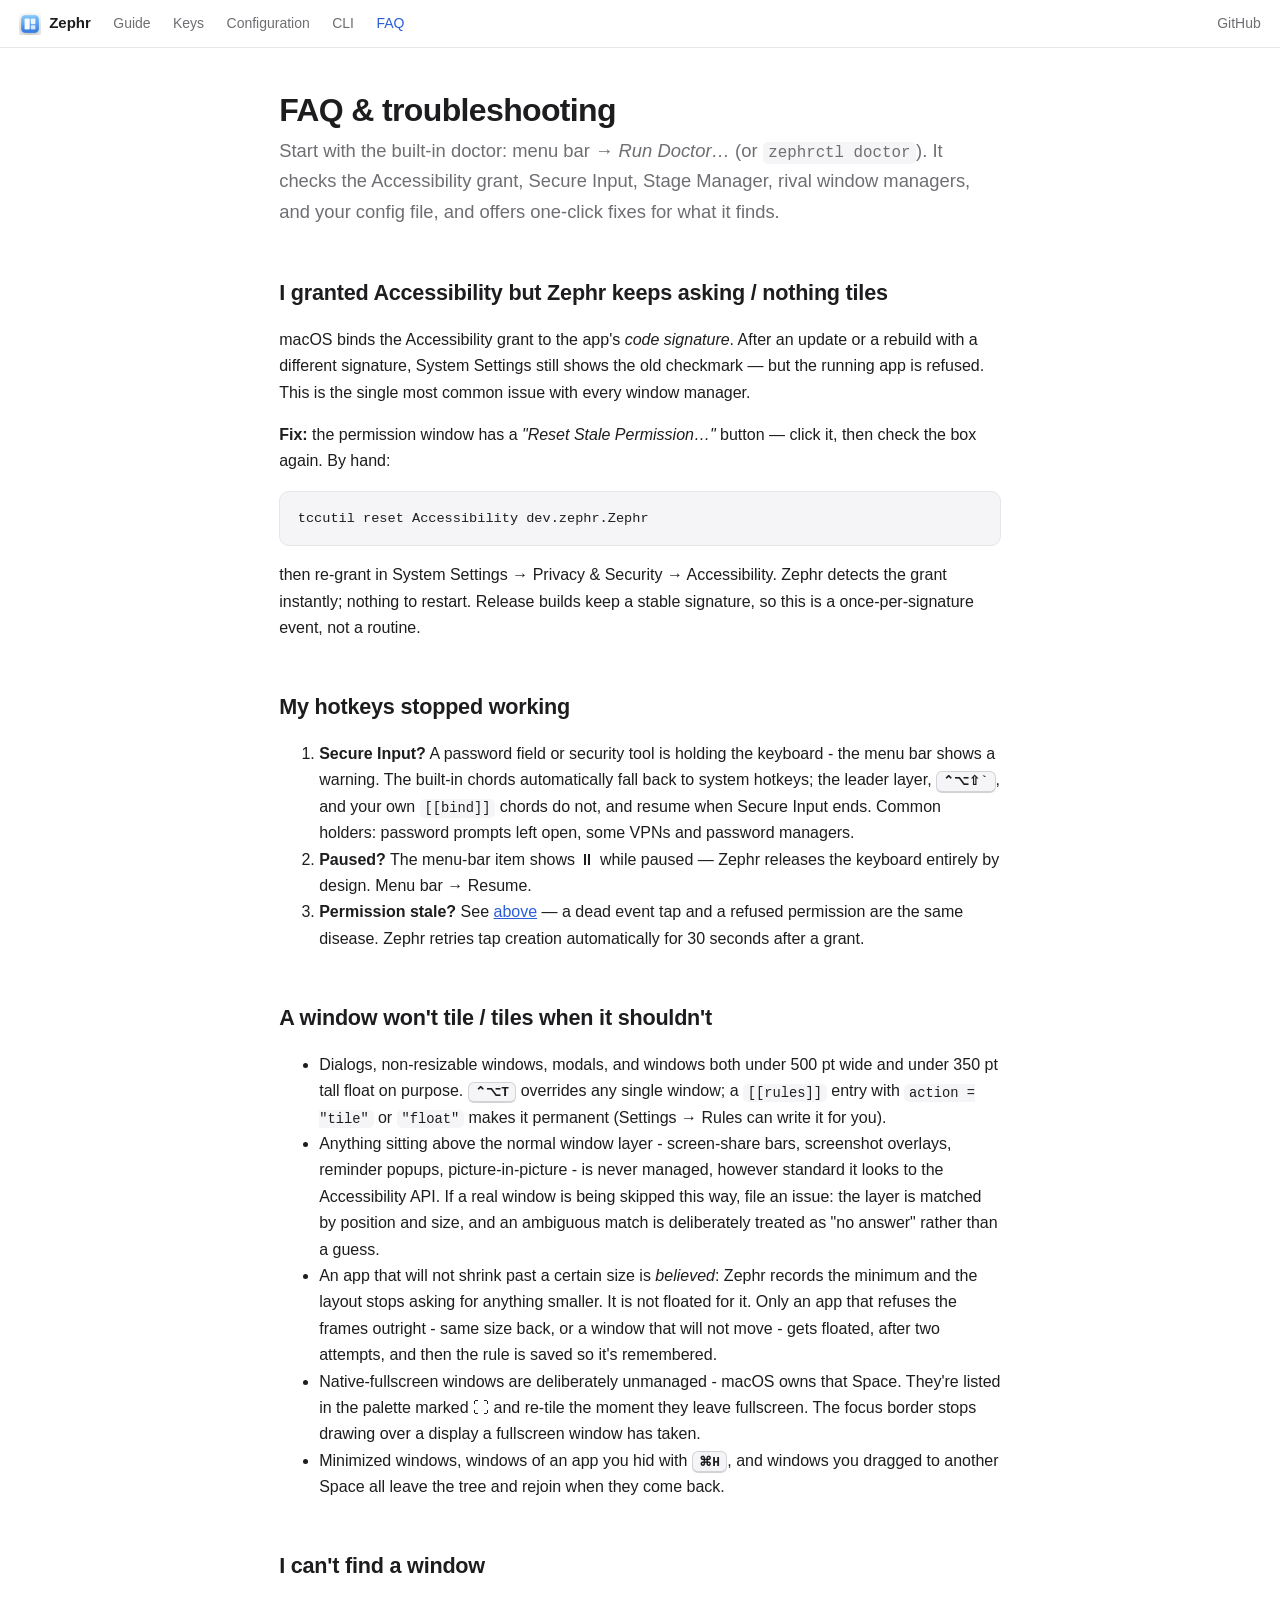
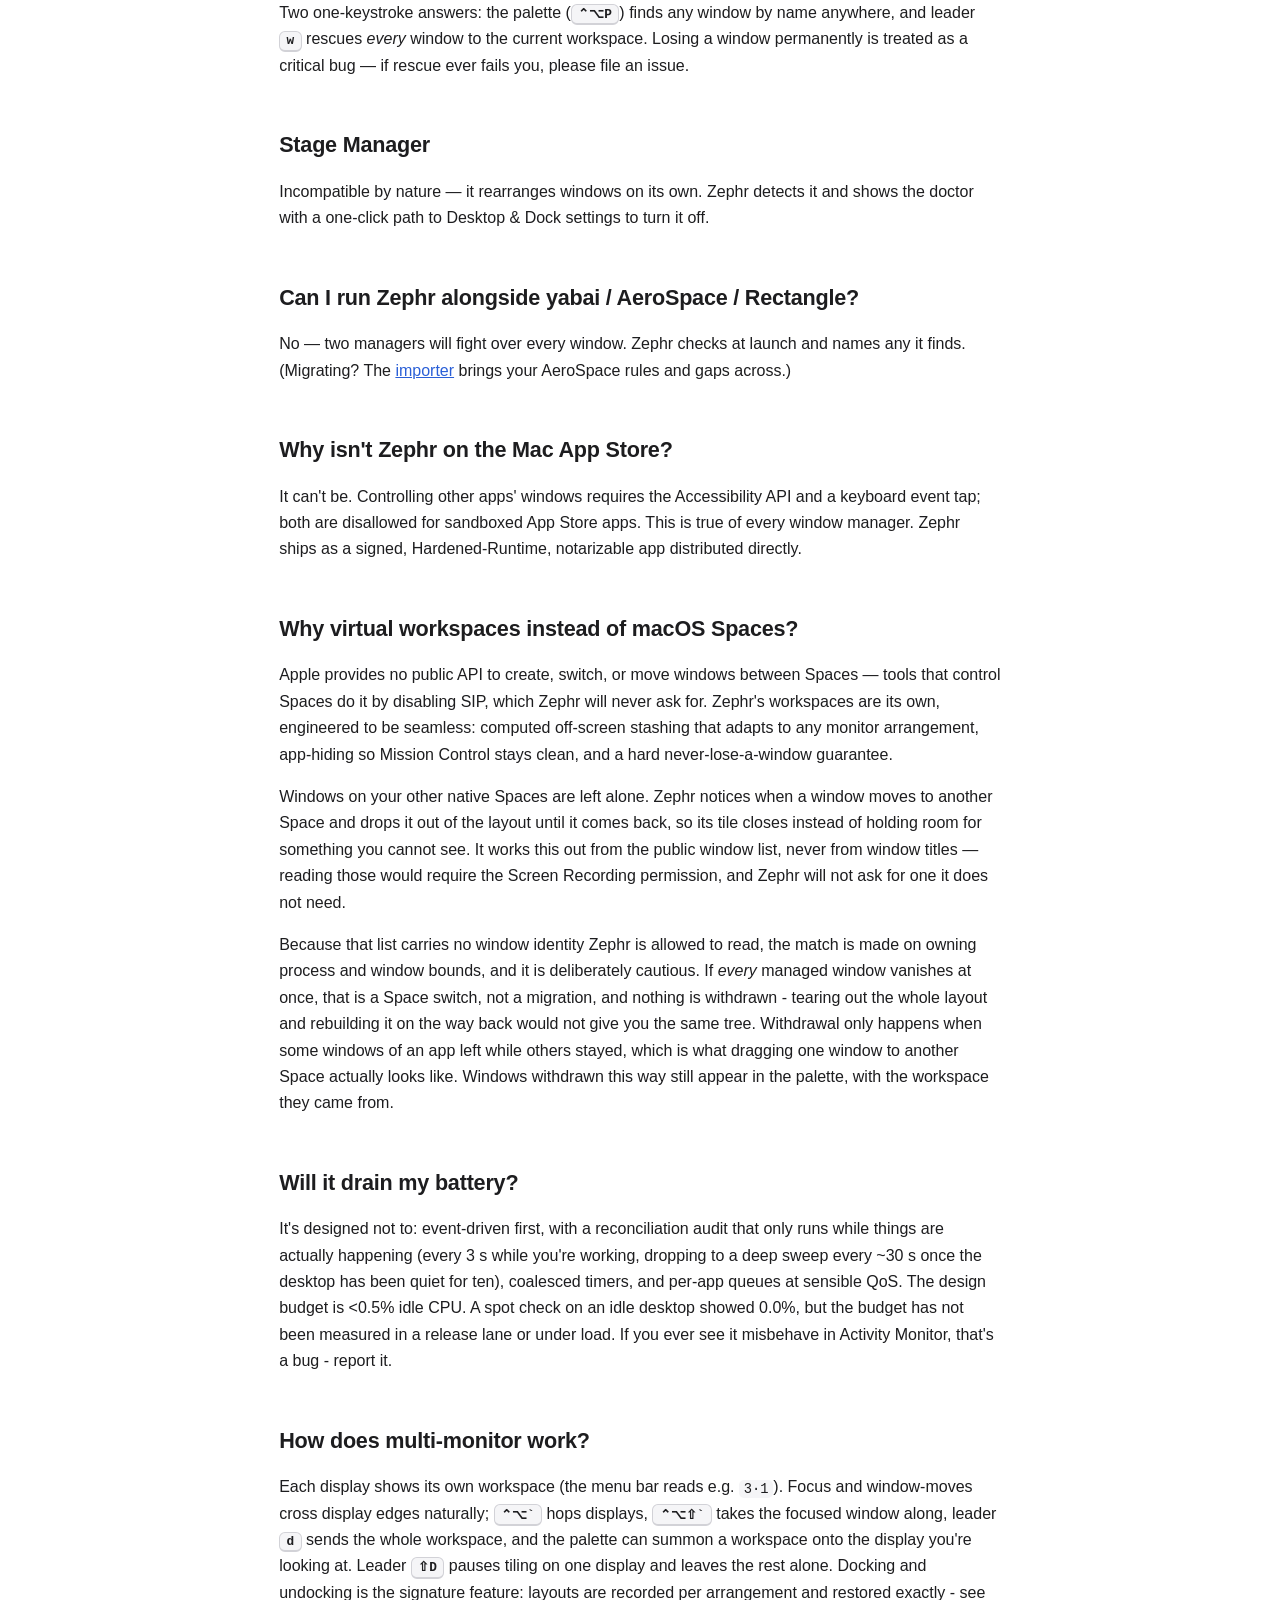
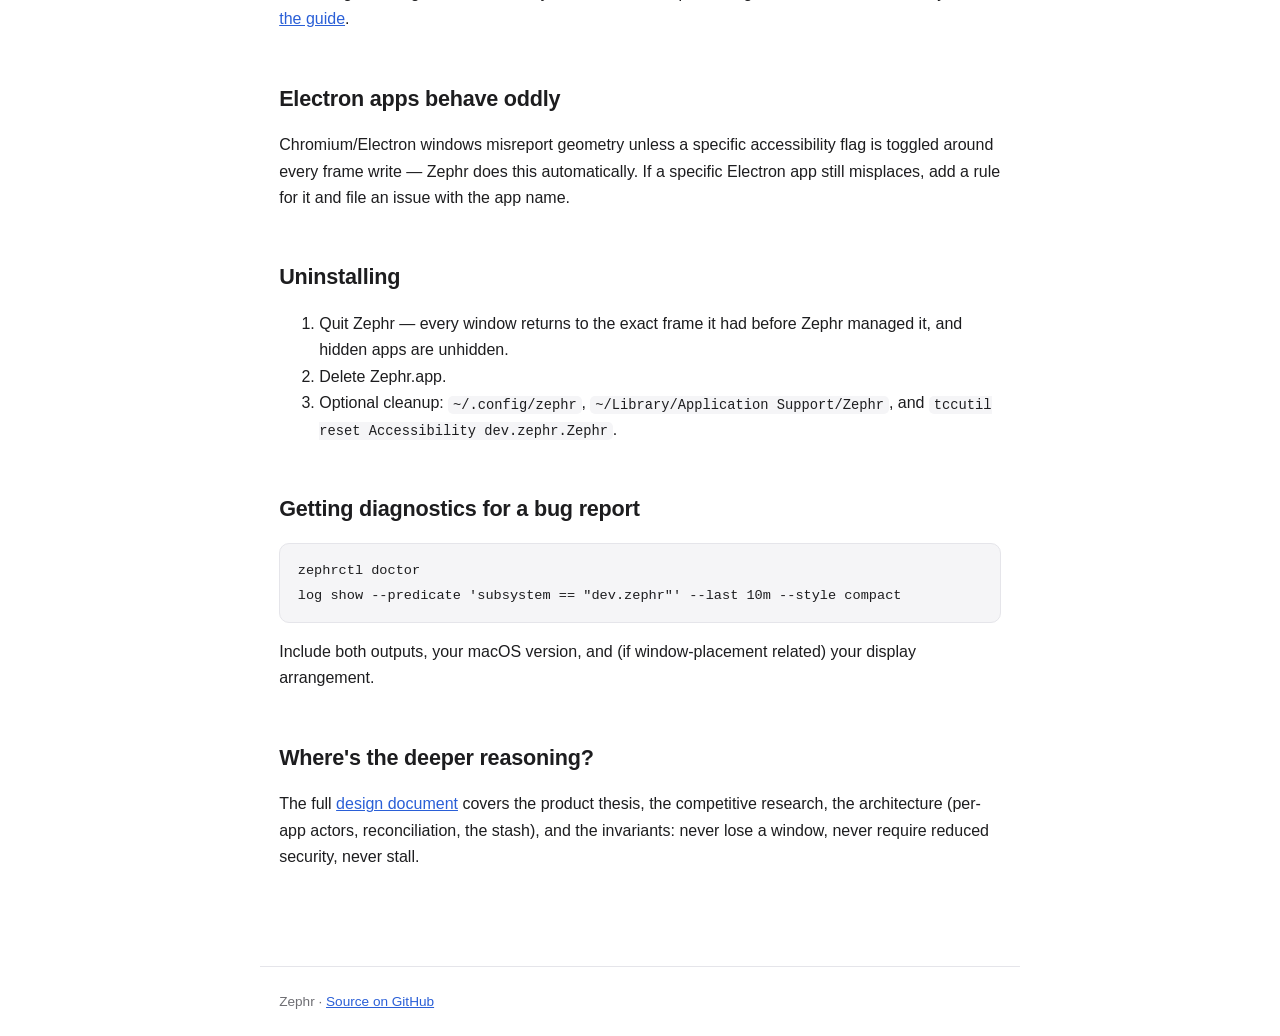
<file: docs/faq.html>
<!DOCTYPE html>
<html lang="en">
<head>
<meta charset="utf-8">
<meta name="viewport" content="width=device-width, initial-scale=1">
<title>FAQ & troubleshooting — Zephr</title>
<link rel="icon" href="favicon.png">
<link rel="stylesheet" href="style.css">
</head>
<body>
<nav>
  <a class="brand" href="index.html"><img src="favicon.png" alt=""> Zephr</a>
  <a href="guide.html">Guide</a>
  <a href="keys.html">Keys</a>
  <a href="config.html">Configuration</a>
  <a href="cli.html">CLI</a>
  <a class="here" href="faq.html">FAQ</a>
  <a class="gh" href="https://github.com/binbandit/zephr">GitHub</a>
</nav>
<main>

<h1>FAQ & troubleshooting</h1>
<p class="lead">Start with the built-in doctor: menu bar → <em>Run Doctor…</em> (or <code>zephrctl doctor</code>). It checks the Accessibility grant, Secure Input, Stage Manager, rival window managers, and your config file, and offers one-click fixes for what it finds.</p>

<h2 id="permissions"><a class="anchor" href="#permissions">I granted Accessibility but Zephr keeps asking / nothing tiles</a></h2>
<p>macOS binds the Accessibility grant to the app's <em>code signature</em>. After an update or a rebuild with a different signature, System Settings still shows the old checkmark — but the running app is refused. This is the single most common issue with every window manager.</p>
<p><strong>Fix:</strong> the permission window has a <em>"Reset Stale Permission…"</em> button — click it, then check the box again. By hand:</p>
<pre><code>tccutil reset Accessibility dev.zephr.Zephr</code></pre>
<p>then re-grant in System Settings → Privacy & Security → Accessibility. Zephr detects the grant instantly; nothing to restart. Release builds keep a stable signature, so this is a once-per-signature event, not a routine.</p>

<h2 id="keys-dead"><a class="anchor" href="#keys-dead">My hotkeys stopped working</a></h2>
<ol>
  <li><strong>Secure Input?</strong> A password field or security tool is holding the keyboard - the menu bar shows a warning. The built-in chords automatically fall back to system hotkeys; the leader layer, <kbd>⌃⌥⇧`</kbd>, and your own <code>[[bind]]</code> chords do not, and resume when Secure Input ends. Common holders: password prompts left open, some VPNs and password managers.</li>
  <li><strong>Paused?</strong> The menu-bar item shows ⏸ while paused — Zephr releases the keyboard entirely by design. Menu bar → Resume.</li>
  <li><strong>Permission stale?</strong> See <a href="#permissions">above</a> — a dead event tap and a refused permission are the same disease. Zephr retries tap creation automatically for 30 seconds after a grant.</li>
</ol>

<h2 id="not-tiling"><a class="anchor" href="#not-tiling">A window won't tile / tiles when it shouldn't</a></h2>
<ul>
  <li>Dialogs, non-resizable windows, modals, and windows both under 500&nbsp;pt wide and under 350&nbsp;pt tall float on purpose. <kbd>⌃⌥T</kbd> overrides any single window; a <code>[[rules]]</code> entry with <code>action = "tile"</code> or <code>"float"</code> makes it permanent (Settings → Rules can write it for you).</li>
  <li>Anything sitting above the normal window layer - screen-share bars, screenshot overlays, reminder popups, picture-in-picture - is never managed, however standard it looks to the Accessibility API. If a real window is being skipped this way, file an issue: the layer is matched by position and size, and an ambiguous match is deliberately treated as "no answer" rather than a guess.</li>
  <li>An app that will not shrink past a certain size is <em>believed</em>: Zephr records the minimum and the layout stops asking for anything smaller. It is not floated for it. Only an app that refuses the frames outright - same size back, or a window that will not move - gets floated, after two attempts, and then the rule is saved so it's remembered.</li>
  <li>Native-fullscreen windows are deliberately unmanaged - macOS owns that Space. They're listed in the palette marked ⛶ and re-tile the moment they leave fullscreen. The focus border stops drawing over a display a fullscreen window has taken.</li>
  <li>Minimized windows, windows of an app you hid with <kbd>⌘H</kbd>, and windows you dragged to another Space all leave the tree and rejoin when they come back.</li>
</ul>

<h2 id="lost"><a class="anchor" href="#lost">I can't find a window</a></h2>
<p>Two one-keystroke answers: the palette (<kbd>⌃⌥P</kbd>) finds any window by name anywhere, and leader <kbd>w</kbd> rescues <em>every</em> window to the current workspace. Losing a window permanently is treated as a critical bug — if rescue ever fails you, please file an issue.</p>

<h2 id="stage-manager"><a class="anchor" href="#stage-manager">Stage Manager</a></h2>
<p>Incompatible by nature — it rearranges windows on its own. Zephr detects it and shows the doctor with a one-click path to Desktop &amp; Dock settings to turn it off.</p>

<h2 id="rivals"><a class="anchor" href="#rivals">Can I run Zephr alongside yabai / AeroSpace / Rectangle?</a></h2>
<p>No — two managers will fight over every window. Zephr checks at launch and names any it finds. (Migrating? The <a href="config.html#migrating">importer</a> brings your AeroSpace rules and gaps across.)</p>

<h2 id="mas"><a class="anchor" href="#mas">Why isn't Zephr on the Mac App Store?</a></h2>
<p>It can't be. Controlling other apps' windows requires the Accessibility API and a keyboard event tap; both are disallowed for sandboxed App Store apps. This is true of every window manager. Zephr ships as a signed, Hardened-Runtime, notarizable app distributed directly.</p>

<h2 id="spaces"><a class="anchor" href="#spaces">Why virtual workspaces instead of macOS Spaces?</a></h2>
<p>Apple provides no public API to create, switch, or move windows between Spaces — tools that control Spaces do it by disabling SIP, which Zephr will never ask for. Zephr's workspaces are its own, engineered to be seamless: computed off-screen stashing that adapts to any monitor arrangement, app-hiding so Mission Control stays clean, and a hard never-lose-a-window guarantee.</p>
<p>Windows on your other native Spaces are left alone. Zephr notices when a window moves to another Space and drops it out of the layout until it comes back, so its tile closes instead of holding room for something you cannot see. It works this out from the public window list, never from window titles &mdash; reading those would require the Screen Recording permission, and Zephr will not ask for one it does not need.</p>
<p>Because that list carries no window identity Zephr is allowed to read, the match is made on owning process and window bounds, and it is deliberately cautious. If <em>every</em> managed window vanishes at once, that is a Space switch, not a migration, and nothing is withdrawn - tearing out the whole layout and rebuilding it on the way back would not give you the same tree. Withdrawal only happens when some windows of an app left while others stayed, which is what dragging one window to another Space actually looks like. Windows withdrawn this way still appear in the palette, with the workspace they came from.</p>

<h2 id="battery"><a class="anchor" href="#battery">Will it drain my battery?</a></h2>
<p>It's designed not to: event-driven first, with a reconciliation audit that only runs while things are actually happening (every 3&nbsp;s while you're working, dropping to a deep sweep every ~30&nbsp;s once the desktop has been quiet for ten), coalesced timers, and per-app queues at sensible QoS. The design budget is &lt;0.5% idle CPU. A spot check on an idle desktop showed 0.0%, but the budget has not been measured in a release lane or under load. If you ever see it misbehave in Activity Monitor, that's a bug - report it.</p>

<h2 id="multimon"><a class="anchor" href="#multimon">How does multi-monitor work?</a></h2>
<p>Each display shows its own workspace (the menu bar reads e.g. <code>3·1</code>). Focus and window-moves cross display edges naturally; <kbd>⌃⌥`</kbd> hops displays, <kbd>⌃⌥⇧`</kbd> takes the focused window along, leader <kbd>d</kbd> sends the whole workspace, and the palette can summon a workspace onto the display you're looking at. Leader <kbd>⇧D</kbd> pauses tiling on one display and leaves the rest alone. Docking and undocking is the signature feature: layouts are recorded per arrangement and restored exactly - see <a href="guide.html#displays">the guide</a>.</p>

<h2 id="electron"><a class="anchor" href="#electron">Electron apps behave oddly</a></h2>
<p>Chromium/Electron windows misreport geometry unless a specific accessibility flag is toggled around every frame write — Zephr does this automatically. If a specific Electron app still misplaces, add a rule for it and file an issue with the app name.</p>

<h2 id="uninstall"><a class="anchor" href="#uninstall">Uninstalling</a></h2>
<ol>
  <li>Quit Zephr — every window returns to the exact frame it had before Zephr managed it, and hidden apps are unhidden.</li>
  <li>Delete Zephr.app.</li>
  <li>Optional cleanup: <code>~/.config/zephr</code>, <code>~/Library/Application Support/Zephr</code>, and <code>tccutil reset Accessibility dev.zephr.Zephr</code>.</li>
</ol>

<h2 id="logs"><a class="anchor" href="#logs">Getting diagnostics for a bug report</a></h2>
<pre><code>zephrctl doctor
log show --predicate 'subsystem == "dev.zephr"' --last 10m --style compact</code></pre>
<p>Include both outputs, your macOS version, and (if window-placement related) your display arrangement.</p>

<h2 id="design"><a class="anchor" href="#design">Where's the deeper reasoning?</a></h2>
<p>The full <a href="https://github.com/binbandit/zephr/blob/main/docs/DESIGN.md">design document</a> covers the product thesis, the competitive research, the architecture (per-app actors, reconciliation, the stash), and the invariants: never lose a window, never require reduced security, never stall.</p>

</main>
<footer>Zephr · <a href="https://github.com/binbandit/zephr">Source on GitHub</a></footer>
</body>
</html>
</file>
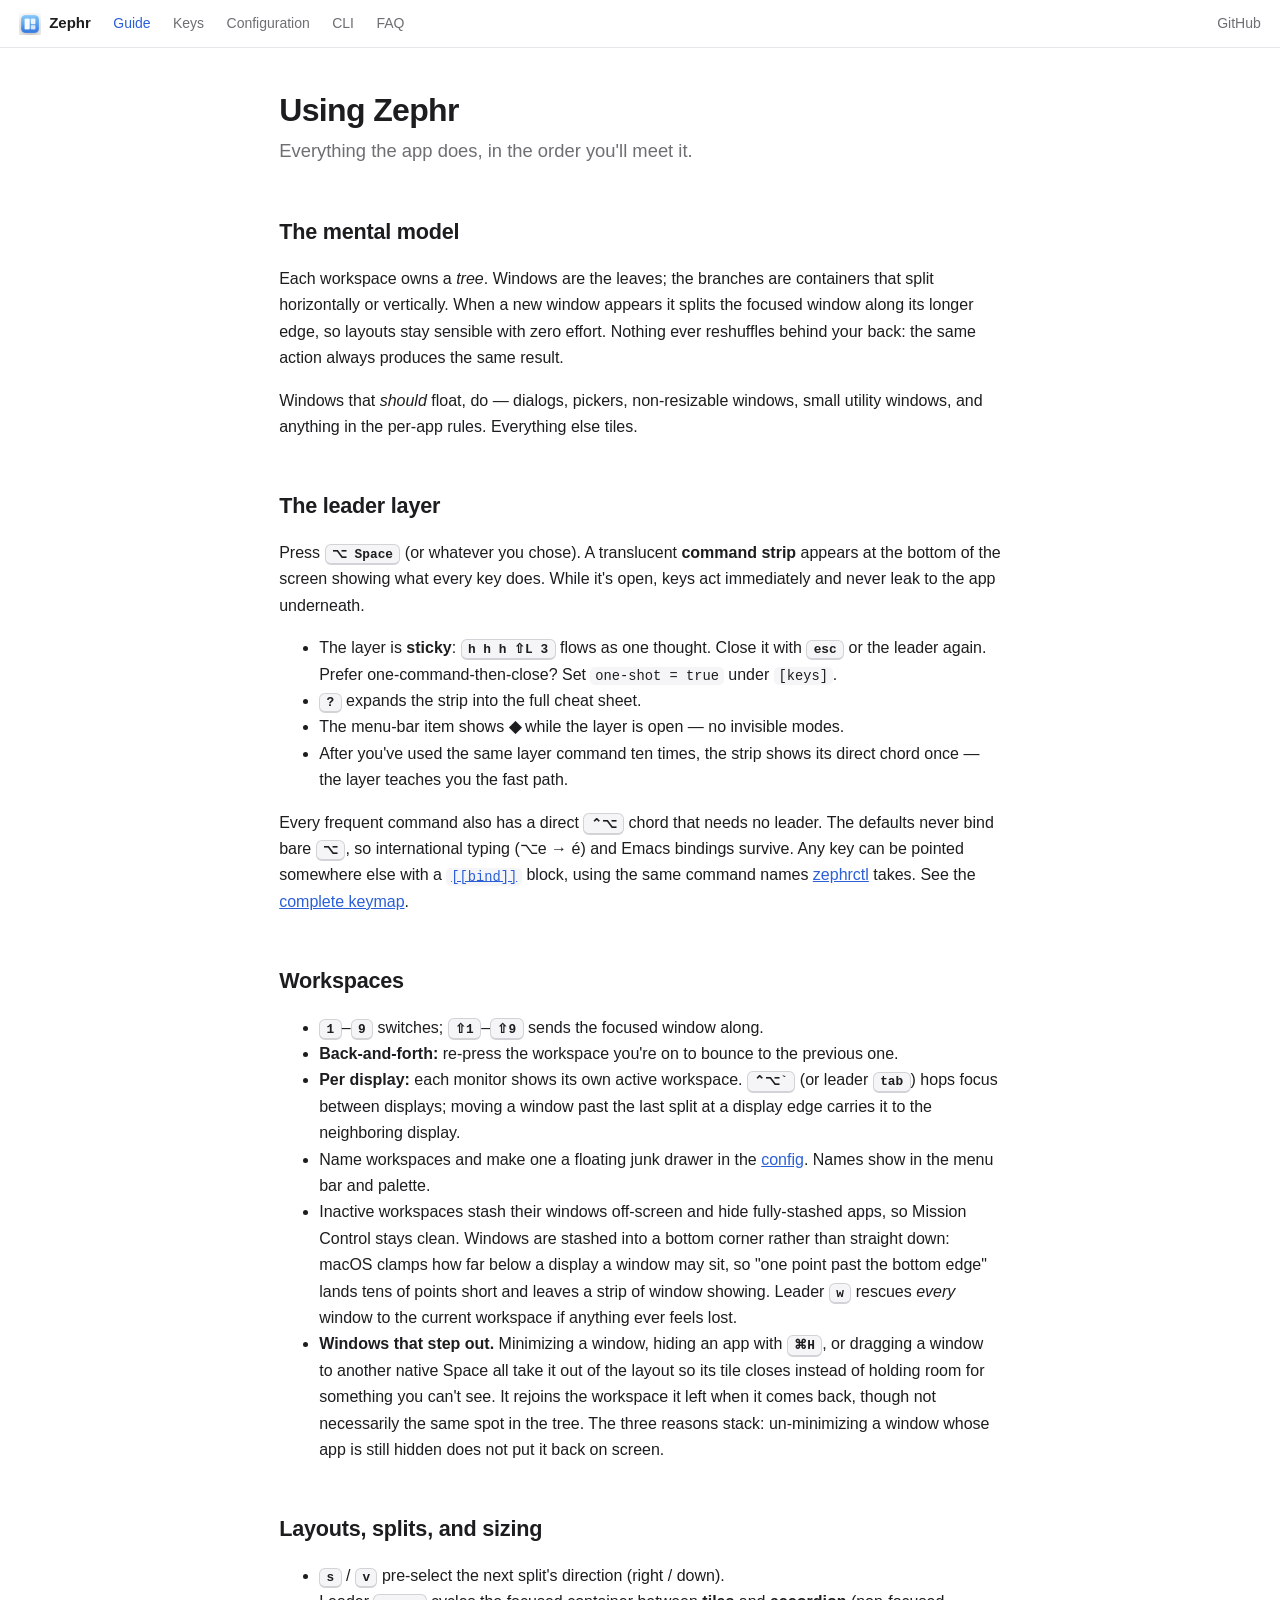
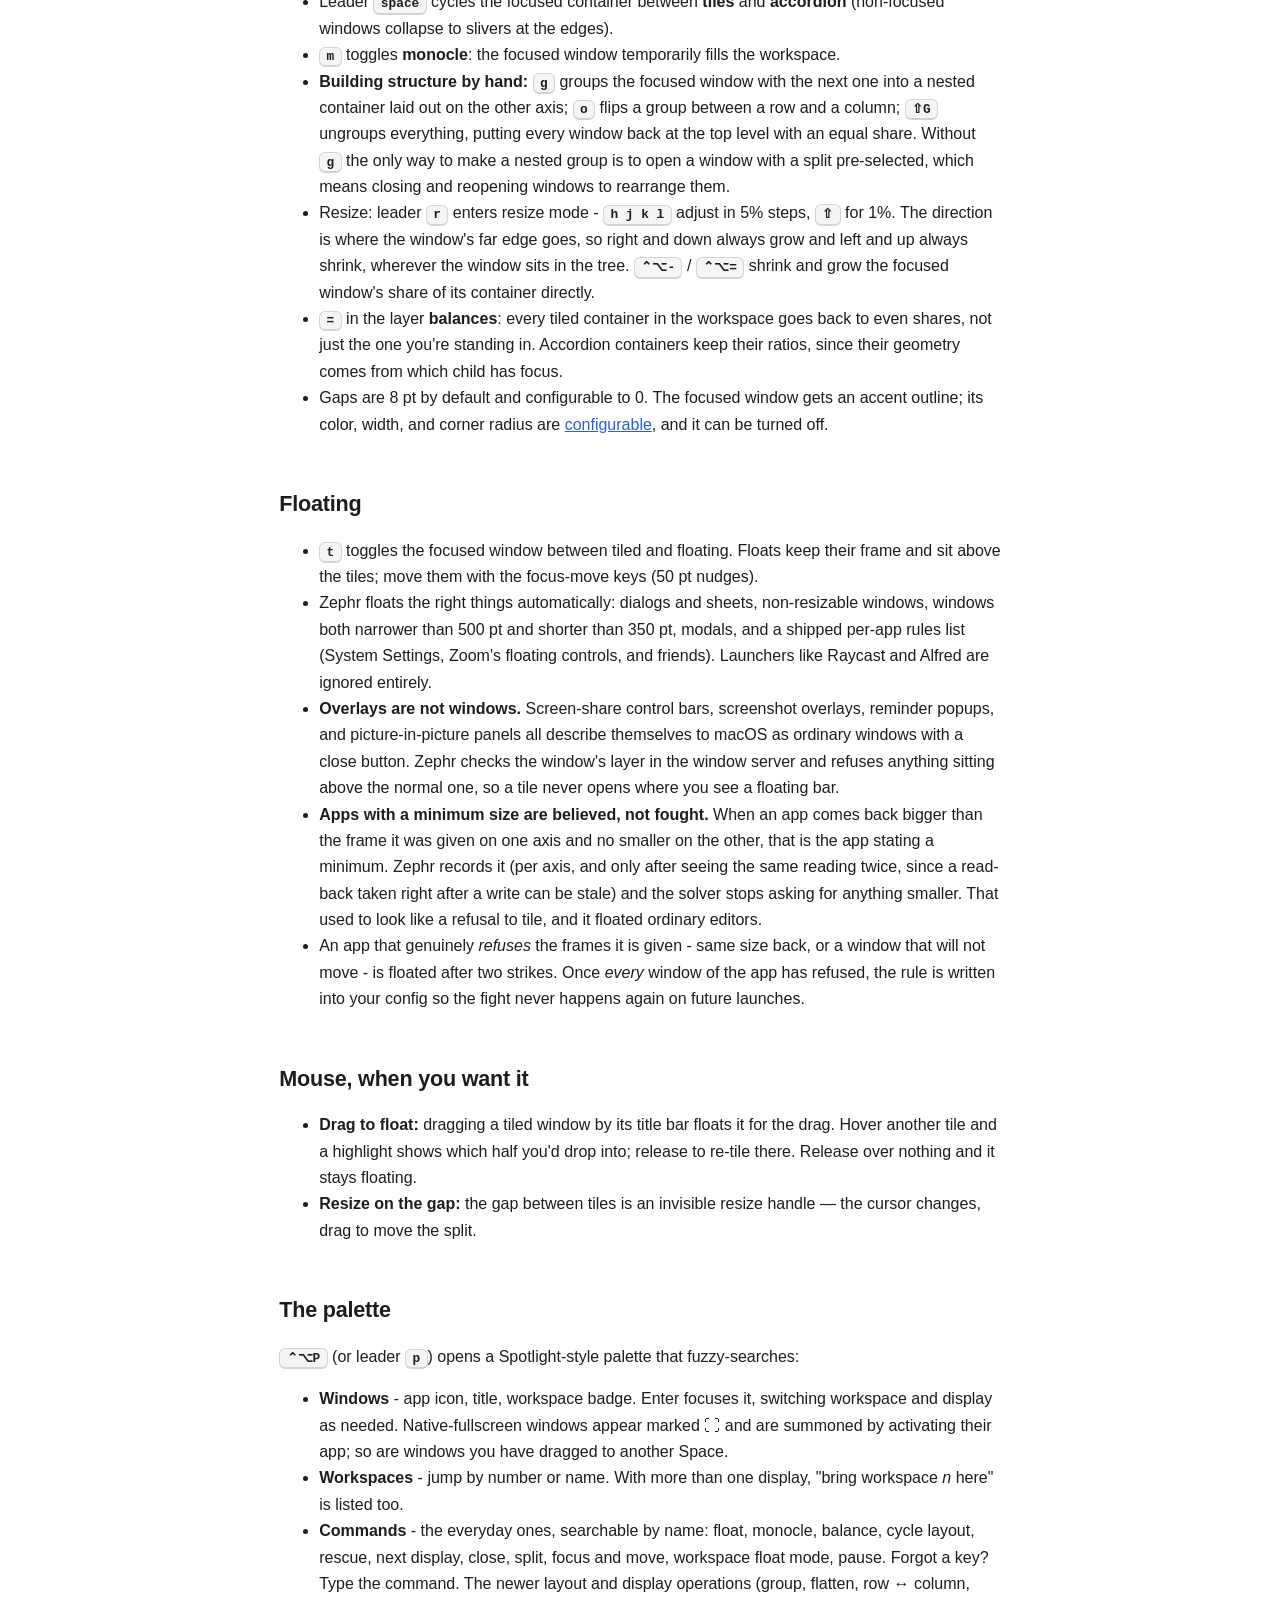
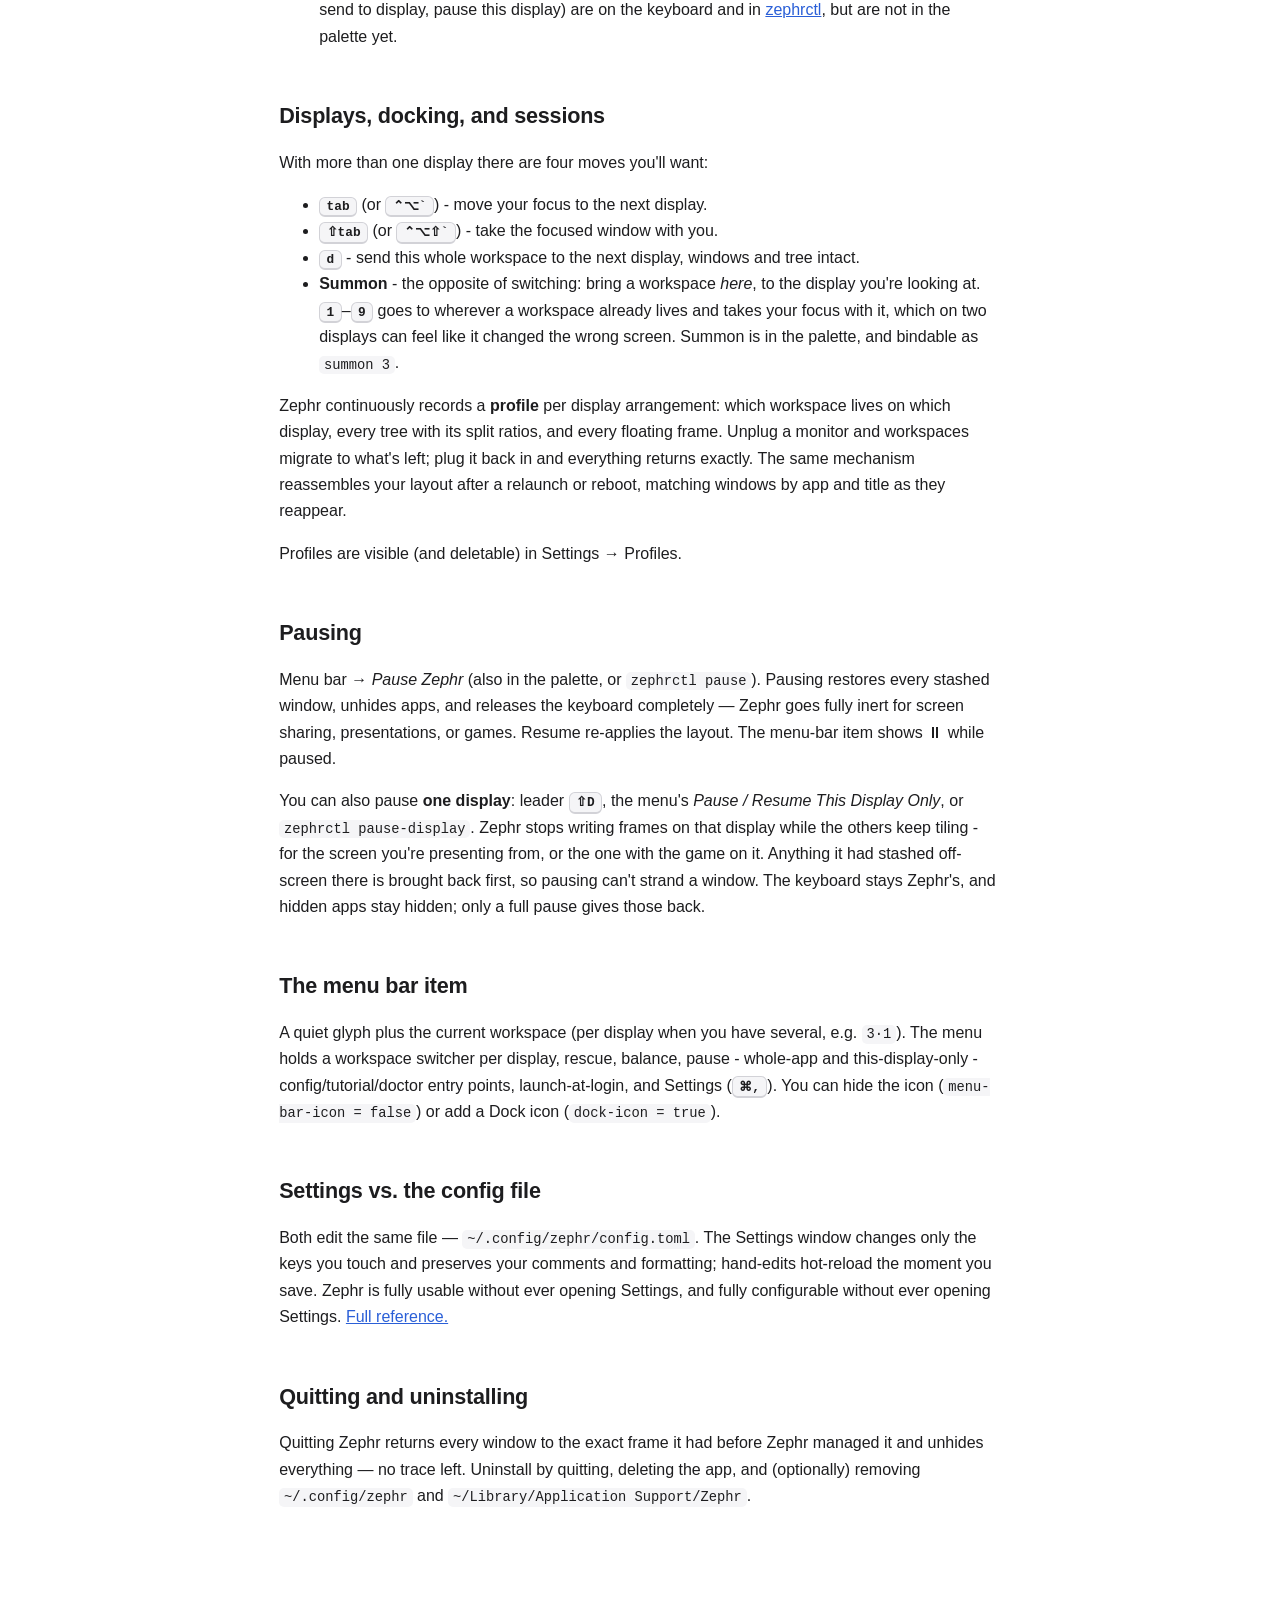
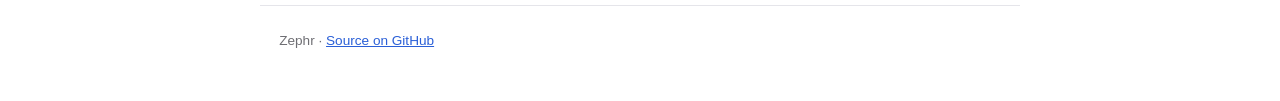
<file: docs/guide.html>
<!DOCTYPE html>
<html lang="en">
<head>
<meta charset="utf-8">
<meta name="viewport" content="width=device-width, initial-scale=1">
<title>Guide — Zephr</title>
<link rel="icon" href="favicon.png">
<link rel="stylesheet" href="style.css">
</head>
<body>
<nav>
  <a class="brand" href="index.html"><img src="favicon.png" alt=""> Zephr</a>
  <a class="here" href="guide.html">Guide</a>
  <a href="keys.html">Keys</a>
  <a href="config.html">Configuration</a>
  <a href="cli.html">CLI</a>
  <a href="faq.html">FAQ</a>
  <a class="gh" href="https://github.com/binbandit/zephr">GitHub</a>
</nav>
<main>

<h1>Using Zephr</h1>
<p class="lead">Everything the app does, in the order you'll meet it.</p>

<h2 id="model"><a class="anchor" href="#model">The mental model</a></h2>
<p>Each workspace owns a <em>tree</em>. Windows are the leaves; the branches are containers that split horizontally or vertically. When a new window appears it splits the focused window along its longer edge, so layouts stay sensible with zero effort. Nothing ever reshuffles behind your back: the same action always produces the same result.</p>
<p>Windows that <em>should</em> float, do — dialogs, pickers, non-resizable windows, small utility windows, and anything in the per-app rules. Everything else tiles.</p>

<h2 id="leader"><a class="anchor" href="#leader">The leader layer</a></h2>
<p>Press <kbd>⌥ Space</kbd> (or whatever you chose). A translucent <strong>command strip</strong> appears at the bottom of the screen showing what every key does. While it's open, keys act immediately and never leak to the app underneath.</p>
<ul>
  <li>The layer is <strong>sticky</strong>: <kbd>h h h ⇧L 3</kbd> flows as one thought. Close it with <kbd>esc</kbd> or the leader again. Prefer one-command-then-close? Set <code>one-shot = true</code> under <code>[keys]</code>.</li>
  <li><kbd>?</kbd> expands the strip into the full cheat sheet.</li>
  <li>The menu-bar item shows <strong>◆</strong> while the layer is open — no invisible modes.</li>
  <li>After you've used the same layer command ten times, the strip shows its direct chord once — the layer teaches you the fast path.</li>
</ul>
<p>Every frequent command also has a direct <kbd>⌃⌥</kbd> chord that needs no leader. The defaults never bind bare <kbd>⌥</kbd>, so international typing (⌥e → é) and Emacs bindings survive. Any key can be pointed somewhere else with a <a href="keys.html#bind"><code>[[bind]]</code></a> block, using the same command names <a href="cli.html">zephrctl</a> takes. See the <a href="keys.html">complete keymap</a>.</p>

<h2 id="workspaces"><a class="anchor" href="#workspaces">Workspaces</a></h2>
<ul>
  <li><kbd>1</kbd>–<kbd>9</kbd> switches; <kbd>⇧1</kbd>–<kbd>⇧9</kbd> sends the focused window along.</li>
  <li><strong>Back-and-forth:</strong> re-press the workspace you're on to bounce to the previous one.</li>
  <li><strong>Per display:</strong> each monitor shows its own active workspace. <kbd>⌃⌥`</kbd> (or leader <kbd>tab</kbd>) hops focus between displays; moving a window past the last split at a display edge carries it to the neighboring display.</li>
  <li>Name workspaces and make one a floating junk drawer in the <a href="config.html#workspaces">config</a>. Names show in the menu bar and palette.</li>
  <li>Inactive workspaces stash their windows off-screen and hide fully-stashed apps, so Mission Control stays clean. Windows are stashed into a bottom corner rather than straight down: macOS clamps how far below a display a window may sit, so "one point past the bottom edge" lands tens of points short and leaves a strip of window showing. Leader <kbd>w</kbd> rescues <em>every</em> window to the current workspace if anything ever feels lost.</li>
  <li><strong>Windows that step out.</strong> Minimizing a window, hiding an app with <kbd>⌘H</kbd>, or dragging a window to another native Space all take it out of the layout so its tile closes instead of holding room for something you can't see. It rejoins the workspace it left when it comes back, though not necessarily the same spot in the tree. The three reasons stack: un-minimizing a window whose app is still hidden does not put it back on screen.</li>
</ul>

<h2 id="layouts"><a class="anchor" href="#layouts">Layouts, splits, and sizing</a></h2>
<ul>
  <li><kbd>s</kbd> / <kbd>v</kbd> pre-select the next split's direction (right / down).</li>
  <li>Leader <kbd>space</kbd> cycles the focused container between <strong>tiles</strong> and <strong>accordion</strong> (non-focused windows collapse to slivers at the edges).</li>
  <li><kbd>m</kbd> toggles <strong>monocle</strong>: the focused window temporarily fills the workspace.</li>
  <li><strong>Building structure by hand:</strong> <kbd>g</kbd> groups the focused window with the next one into a nested container laid out on the other axis; <kbd>o</kbd> flips a group between a row and a column; <kbd>⇧G</kbd> ungroups everything, putting every window back at the top level with an equal share. Without <kbd>g</kbd> the only way to make a nested group is to open a window with a split pre-selected, which means closing and reopening windows to rearrange them.</li>
  <li>Resize: leader <kbd>r</kbd> enters resize mode - <kbd>h j k l</kbd> adjust in 5% steps, <kbd>⇧</kbd> for 1%. The direction is where the window's far edge goes, so right and down always grow and left and up always shrink, wherever the window sits in the tree. <kbd>⌃⌥-</kbd> / <kbd>⌃⌥=</kbd> shrink and grow the focused window's share of its container directly.</li>
  <li><kbd>=</kbd> in the layer <strong>balances</strong>: every tiled container in the workspace goes back to even shares, not just the one you're standing in. Accordion containers keep their ratios, since their geometry comes from which child has focus.</li>
  <li>Gaps are 8&nbsp;pt by default and configurable to 0. The focused window gets an accent outline; its color, width, and corner radius are <a href="config.html">configurable</a>, and it can be turned off.</li>
</ul>

<h2 id="floating"><a class="anchor" href="#floating">Floating</a></h2>
<ul>
  <li><kbd>t</kbd> toggles the focused window between tiled and floating. Floats keep their frame and sit above the tiles; move them with the focus-move keys (50&nbsp;pt nudges).</li>
  <li>Zephr floats the right things automatically: dialogs and sheets, non-resizable windows, windows both narrower than 500&nbsp;pt and shorter than 350&nbsp;pt, modals, and a shipped per-app rules list (System Settings, Zoom's floating controls, and friends). Launchers like Raycast and Alfred are ignored entirely.</li>
  <li><strong>Overlays are not windows.</strong> Screen-share control bars, screenshot overlays, reminder popups, and picture-in-picture panels all describe themselves to macOS as ordinary windows with a close button. Zephr checks the window's layer in the window server and refuses anything sitting above the normal one, so a tile never opens where you see a floating bar.</li>
  <li><strong>Apps with a minimum size are believed, not fought.</strong> When an app comes back bigger than the frame it was given on one axis and no smaller on the other, that is the app stating a minimum. Zephr records it (per axis, and only after seeing the same reading twice, since a read-back taken right after a write can be stale) and the solver stops asking for anything smaller. That used to look like a refusal to tile, and it floated ordinary editors.</li>
  <li>An app that genuinely <em>refuses</em> the frames it is given - same size back, or a window that will not move - is floated after two strikes. Once <em>every</em> window of the app has refused, the rule is written into your config so the fight never happens again on future launches.</li>
</ul>

<h2 id="mouse"><a class="anchor" href="#mouse">Mouse, when you want it</a></h2>
<ul>
  <li><strong>Drag to float:</strong> dragging a tiled window by its title bar floats it for the drag. Hover another tile and a highlight shows which half you'd drop into; release to re-tile there. Release over nothing and it stays floating.</li>
  <li><strong>Resize on the gap:</strong> the gap between tiles is an invisible resize handle — the cursor changes, drag to move the split.</li>
</ul>

<h2 id="palette"><a class="anchor" href="#palette">The palette</a></h2>
<p><kbd>⌃⌥P</kbd> (or leader <kbd>p</kbd>) opens a Spotlight-style palette that fuzzy-searches:</p>
<ul>
  <li><strong>Windows</strong> - app icon, title, workspace badge. Enter focuses it, switching workspace and display as needed. Native-fullscreen windows appear marked ⛶ and are summoned by activating their app; so are windows you have dragged to another Space.</li>
  <li><strong>Workspaces</strong> - jump by number or name. With more than one display, "bring workspace <em>n</em> here" is listed too.</li>
  <li><strong>Commands</strong> - the everyday ones, searchable by name: float, monocle, balance, cycle layout, rescue, next display, close, split, focus and move, workspace float mode, pause. Forgot a key? Type the command. The newer layout and display operations (group, flatten, row ↔ column, send to display, pause this display) are on the keyboard and in <a href="cli.html">zephrctl</a>, but are not in the palette yet.</li>
</ul>

<h2 id="displays"><a class="anchor" href="#displays">Displays, docking, and sessions</a></h2>
<p>With more than one display there are four moves you'll want:</p>
<ul>
  <li><kbd>tab</kbd> (or <kbd>⌃⌥`</kbd>) - move your focus to the next display.</li>
  <li><kbd>⇧tab</kbd> (or <kbd>⌃⌥⇧`</kbd>) - take the focused window with you.</li>
  <li><kbd>d</kbd> - send this whole workspace to the next display, windows and tree intact.</li>
  <li><strong>Summon</strong> - the opposite of switching: bring a workspace <em>here</em>, to the display you're looking at. <kbd>1</kbd>–<kbd>9</kbd> goes to wherever a workspace already lives and takes your focus with it, which on two displays can feel like it changed the wrong screen. Summon is in the palette, and bindable as <code>summon 3</code>.</li>
</ul>
<p>Zephr continuously records a <strong>profile</strong> per display arrangement: which workspace lives on which display, every tree with its split ratios, and every floating frame. Unplug a monitor and workspaces migrate to what's left; plug it back in and everything returns exactly. The same mechanism reassembles your layout after a relaunch or reboot, matching windows by app and title as they reappear.</p>
<p>Profiles are visible (and deletable) in Settings → Profiles.</p>

<h2 id="pause"><a class="anchor" href="#pause">Pausing</a></h2>
<p>Menu bar → <em>Pause Zephr</em> (also in the palette, or <code>zephrctl pause</code>). Pausing restores every stashed window, unhides apps, and releases the keyboard completely — Zephr goes fully inert for screen sharing, presentations, or games. Resume re-applies the layout. The menu-bar item shows ⏸ while paused.</p>
<p>You can also pause <strong>one display</strong>: leader <kbd>⇧D</kbd>, the menu's <em>Pause / Resume This Display Only</em>, or <code>zephrctl pause-display</code>. Zephr stops writing frames on that display while the others keep tiling - for the screen you're presenting from, or the one with the game on it. Anything it had stashed off-screen there is brought back first, so pausing can't strand a window. The keyboard stays Zephr's, and hidden apps stay hidden; only a full pause gives those back.</p>

<h2 id="menubar"><a class="anchor" href="#menubar">The menu bar item</a></h2>
<p>A quiet glyph plus the current workspace (per display when you have several, e.g. <code>3·1</code>). The menu holds a workspace switcher per display, rescue, balance, pause - whole-app and this-display-only - config/tutorial/doctor entry points, launch-at-login, and Settings (<kbd>⌘,</kbd>). You can hide the icon (<code>menu-bar-icon = false</code>) or add a Dock icon (<code>dock-icon = true</code>).</p>

<h2 id="settings"><a class="anchor" href="#settings">Settings vs. the config file</a></h2>
<p>Both edit the same file — <code>~/.config/zephr/config.toml</code>. The Settings window changes only the keys you touch and preserves your comments and formatting; hand-edits hot-reload the moment you save. Zephr is fully usable without ever opening Settings, and fully configurable without ever opening Settings. <a href="config.html">Full reference.</a></p>

<h2 id="quit"><a class="anchor" href="#quit">Quitting and uninstalling</a></h2>
<p>Quitting Zephr returns every window to the exact frame it had before Zephr managed it and unhides everything — no trace left. Uninstall by quitting, deleting the app, and (optionally) removing <code>~/.config/zephr</code> and <code>~/Library/Application Support/Zephr</code>.</p>

</main>
<footer>Zephr · <a href="https://github.com/binbandit/zephr">Source on GitHub</a></footer>
</body>
</html>
</file>
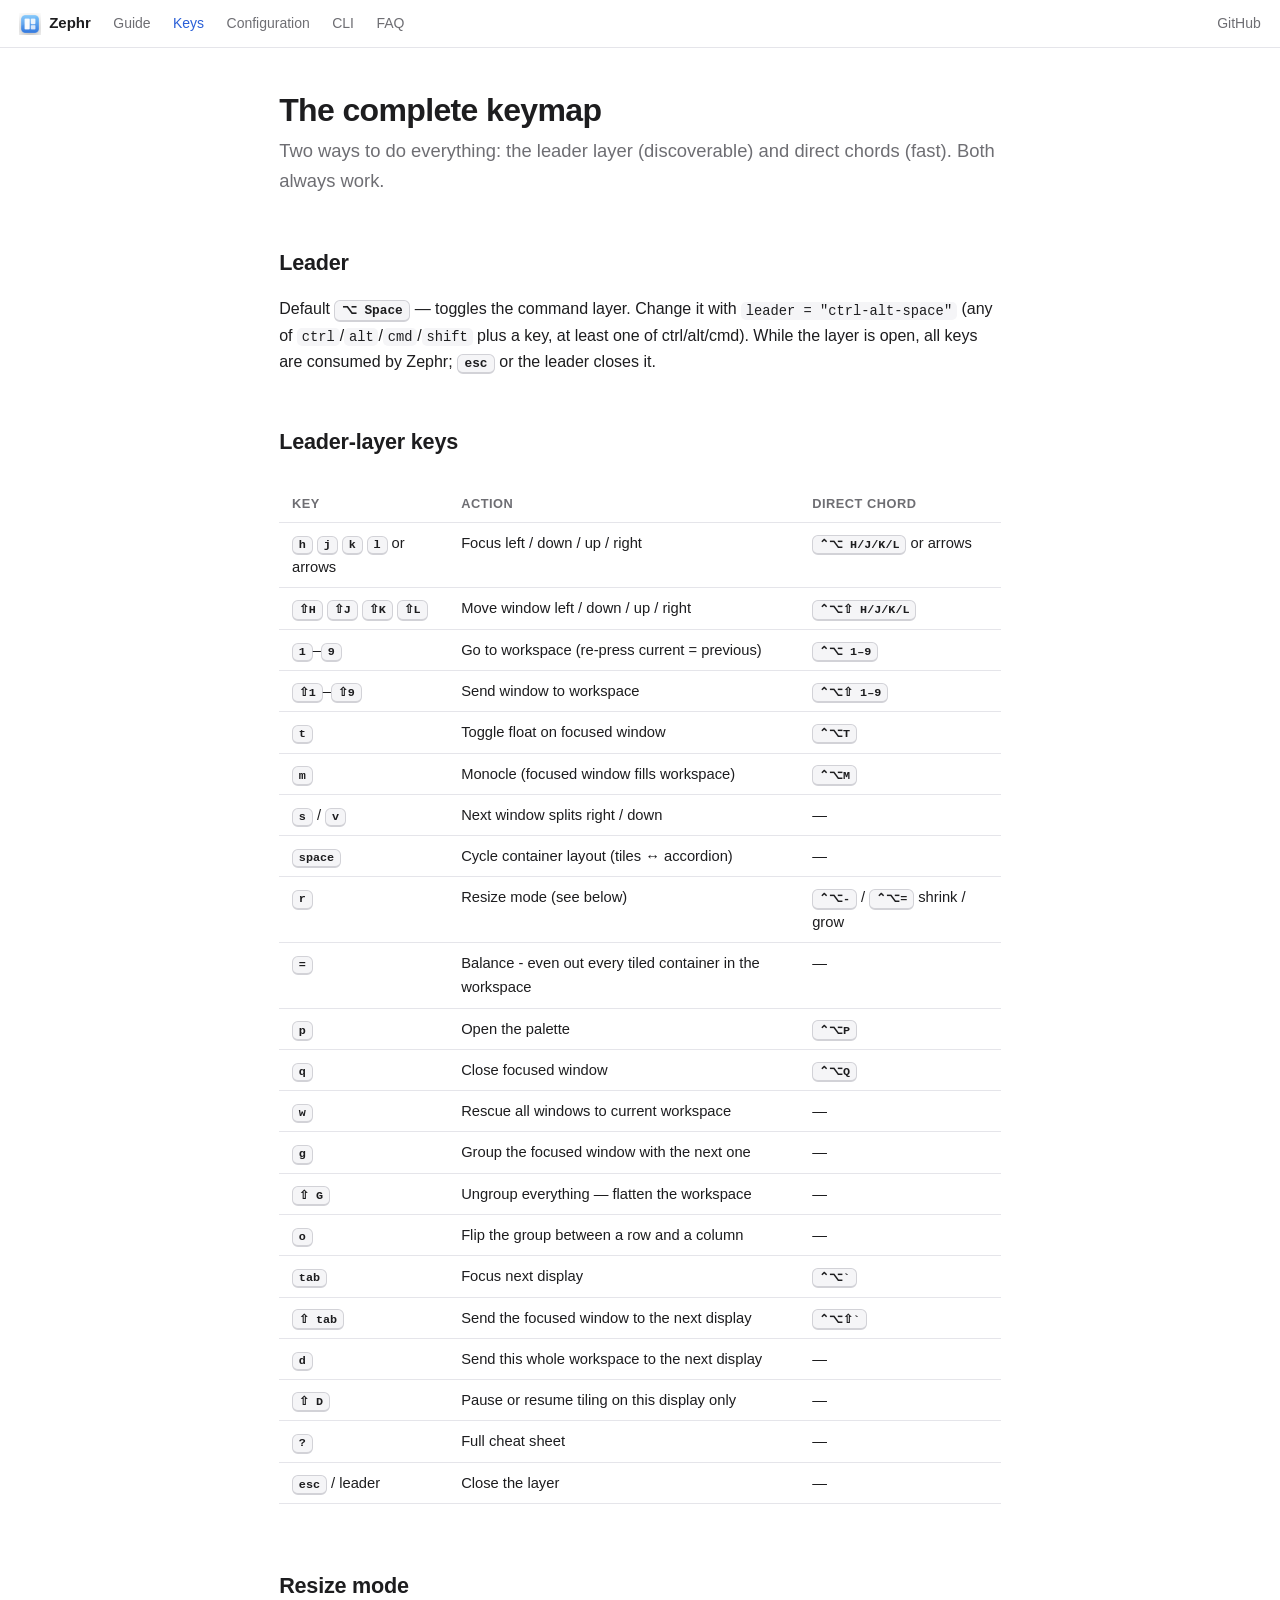
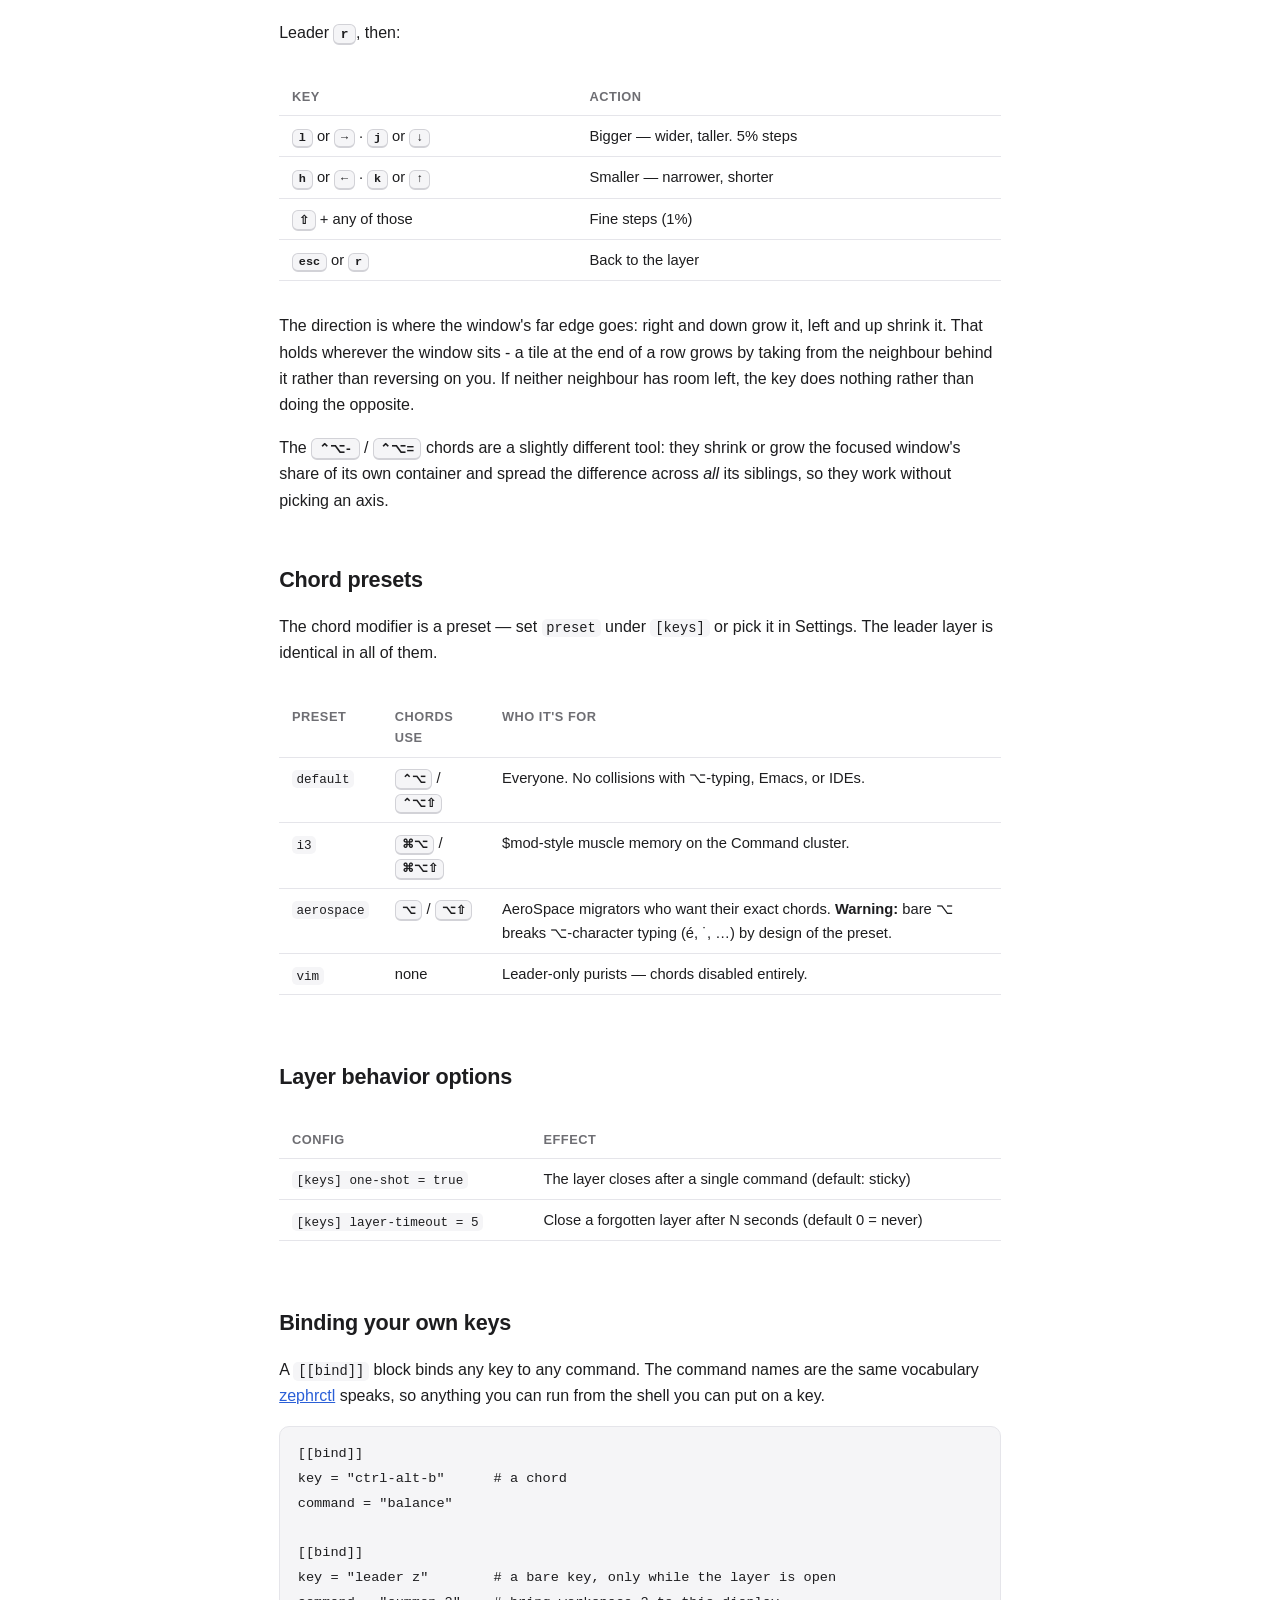
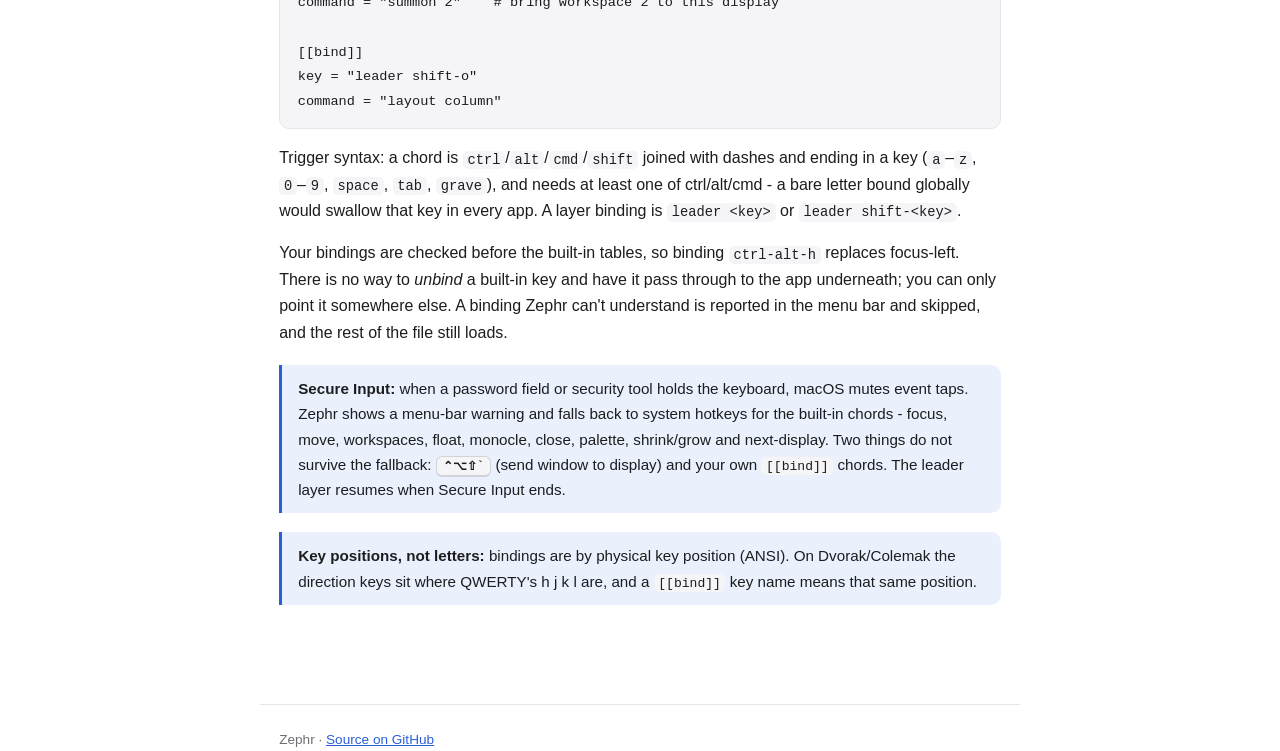
<file: docs/keys.html>
<!DOCTYPE html>
<html lang="en">
<head>
<meta charset="utf-8">
<meta name="viewport" content="width=device-width, initial-scale=1">
<title>Keymap — Zephr</title>
<link rel="icon" href="favicon.png">
<link rel="stylesheet" href="style.css">
</head>
<body>
<nav>
  <a class="brand" href="index.html"><img src="favicon.png" alt=""> Zephr</a>
  <a href="guide.html">Guide</a>
  <a class="here" href="keys.html">Keys</a>
  <a href="config.html">Configuration</a>
  <a href="cli.html">CLI</a>
  <a href="faq.html">FAQ</a>
  <a class="gh" href="https://github.com/binbandit/zephr">GitHub</a>
</nav>
<main>

<h1>The complete keymap</h1>
<p class="lead">Two ways to do everything: the leader layer (discoverable) and direct chords (fast). Both always work.</p>

<h2 id="leader"><a class="anchor" href="#leader">Leader</a></h2>
<p>Default <kbd>⌥ Space</kbd> — toggles the command layer. Change it with <code>leader = "ctrl-alt-space"</code> (any of <code>ctrl</code>/<code>alt</code>/<code>cmd</code>/<code>shift</code> plus a key, at least one of ctrl/alt/cmd). While the layer is open, all keys are consumed by Zephr; <kbd>esc</kbd> or the leader closes it.</p>

<h2 id="layer"><a class="anchor" href="#layer">Leader-layer keys</a></h2>
<div class="tablewrap"><table>
<tr><th>Key</th><th>Action</th><th>Direct chord</th></tr>
<tr><td><kbd>h</kbd> <kbd>j</kbd> <kbd>k</kbd> <kbd>l</kbd> or arrows</td><td>Focus left / down / up / right</td><td><kbd>⌃⌥ H/J/K/L</kbd> or arrows</td></tr>
<tr><td><kbd>⇧H</kbd> <kbd>⇧J</kbd> <kbd>⇧K</kbd> <kbd>⇧L</kbd></td><td>Move window left / down / up / right</td><td><kbd>⌃⌥⇧ H/J/K/L</kbd></td></tr>
<tr><td><kbd>1</kbd>–<kbd>9</kbd></td><td>Go to workspace (re-press current = previous)</td><td><kbd>⌃⌥ 1–9</kbd></td></tr>
<tr><td><kbd>⇧1</kbd>–<kbd>⇧9</kbd></td><td>Send window to workspace</td><td><kbd>⌃⌥⇧ 1–9</kbd></td></tr>
<tr><td><kbd>t</kbd></td><td>Toggle float on focused window</td><td><kbd>⌃⌥T</kbd></td></tr>
<tr><td><kbd>m</kbd></td><td>Monocle (focused window fills workspace)</td><td><kbd>⌃⌥M</kbd></td></tr>
<tr><td><kbd>s</kbd> / <kbd>v</kbd></td><td>Next window splits right / down</td><td>—</td></tr>
<tr><td><kbd>space</kbd></td><td>Cycle container layout (tiles ↔ accordion)</td><td>—</td></tr>
<tr><td><kbd>r</kbd></td><td>Resize mode (see below)</td><td><kbd>⌃⌥-</kbd> / <kbd>⌃⌥=</kbd> shrink / grow</td></tr>
<tr><td><kbd>=</kbd></td><td>Balance - even out every tiled container in the workspace</td><td>—</td></tr>
<tr><td><kbd>p</kbd></td><td>Open the palette</td><td><kbd>⌃⌥P</kbd></td></tr>
<tr><td><kbd>q</kbd></td><td>Close focused window</td><td><kbd>⌃⌥Q</kbd></td></tr>
<tr><td><kbd>w</kbd></td><td>Rescue all windows to current workspace</td><td>—</td></tr>
<tr><td><kbd>g</kbd></td><td>Group the focused window with the next one</td><td>&mdash;</td></tr>
<tr><td><kbd>⇧ G</kbd></td><td>Ungroup everything &mdash; flatten the workspace</td><td>&mdash;</td></tr>
<tr><td><kbd>o</kbd></td><td>Flip the group between a row and a column</td><td>&mdash;</td></tr>
<tr><td><kbd>tab</kbd></td><td>Focus next display</td><td><kbd>⌃⌥`</kbd></td></tr>
<tr><td><kbd>⇧ tab</kbd></td><td>Send the focused window to the next display</td><td><kbd>⌃⌥⇧`</kbd></td></tr>
<tr><td><kbd>d</kbd></td><td>Send this whole workspace to the next display</td><td>&mdash;</td></tr>
<tr><td><kbd>⇧ D</kbd></td><td>Pause or resume tiling on this display only</td><td>&mdash;</td></tr>
<tr><td><kbd>?</kbd></td><td>Full cheat sheet</td><td>—</td></tr>
<tr><td><kbd>esc</kbd> / leader</td><td>Close the layer</td><td>—</td></tr>
</table></div>

<h2 id="resize"><a class="anchor" href="#resize">Resize mode</a></h2>
<p>Leader <kbd>r</kbd>, then:</p>
<div class="tablewrap"><table>
<tr><th>Key</th><th>Action</th></tr>
<tr><td><kbd>l</kbd> or <kbd>→</kbd> &middot; <kbd>j</kbd> or <kbd>↓</kbd></td><td>Bigger &mdash; wider, taller. 5% steps</td></tr>
<tr><td><kbd>h</kbd> or <kbd>←</kbd> &middot; <kbd>k</kbd> or <kbd>↑</kbd></td><td>Smaller &mdash; narrower, shorter</td></tr>
<tr><td><kbd>⇧</kbd> + any of those</td><td>Fine steps (1%)</td></tr>
<tr><td><kbd>esc</kbd> or <kbd>r</kbd></td><td>Back to the layer</td></tr>
</table></div>
<p>The direction is where the window's far edge goes: right and down grow it, left and up shrink it. That holds wherever the window sits - a tile at the end of a row grows by taking from the neighbour behind it rather than reversing on you. If neither neighbour has room left, the key does nothing rather than doing the opposite.</p>
<p>The <kbd>⌃⌥-</kbd> / <kbd>⌃⌥=</kbd> chords are a slightly different tool: they shrink or grow the focused window's share of its own container and spread the difference across <em>all</em> its siblings, so they work without picking an axis.</p>

<h2 id="presets"><a class="anchor" href="#presets">Chord presets</a></h2>
<p>The chord modifier is a preset — set <code>preset</code> under <code>[keys]</code> or pick it in Settings. The leader layer is identical in all of them.</p>
<div class="tablewrap"><table>
<tr><th>Preset</th><th>Chords use</th><th>Who it's for</th></tr>
<tr><td><code>default</code></td><td><kbd>⌃⌥</kbd> / <kbd>⌃⌥⇧</kbd></td><td>Everyone. No collisions with ⌥-typing, Emacs, or IDEs.</td></tr>
<tr><td><code>i3</code></td><td><kbd>⌘⌥</kbd> / <kbd>⌘⌥⇧</kbd></td><td>$mod-style muscle memory on the Command cluster.</td></tr>
<tr><td><code>aerospace</code></td><td><kbd>⌥</kbd> / <kbd>⌥⇧</kbd></td><td>AeroSpace migrators who want their exact chords. <strong>Warning:</strong> bare ⌥ breaks ⌥-character typing (é, ˙, …) by design of the preset.</td></tr>
<tr><td><code>vim</code></td><td>none</td><td>Leader-only purists — chords disabled entirely.</td></tr>
</table></div>

<h2 id="behavior"><a class="anchor" href="#behavior">Layer behavior options</a></h2>
<div class="tablewrap"><table>
<tr><th>Config</th><th>Effect</th></tr>
<tr><td><code>[keys] one-shot = true</code></td><td>The layer closes after a single command (default: sticky)</td></tr>
<tr><td><code>[keys] layer-timeout = 5</code></td><td>Close a forgotten layer after N seconds (default 0 = never)</td></tr>
</table></div>

<h2 id="bind"><a class="anchor" href="#bind">Binding your own keys</a></h2>
<p>A <code>[[bind]]</code> block binds any key to any command. The command names are the same vocabulary <a href="cli.html">zephrctl</a> speaks, so anything you can run from the shell you can put on a key.</p>
<pre><code>[[bind]]
key = "ctrl-alt-b"      # a chord
command = "balance"

[[bind]]
key = "leader z"        # a bare key, only while the layer is open
command = "summon 2"    # bring workspace 2 to this display

[[bind]]
key = "leader shift-o"
command = "layout column"</code></pre>
<p>Trigger syntax: a chord is <code>ctrl</code>/<code>alt</code>/<code>cmd</code>/<code>shift</code> joined with dashes and ending in a key (<code>a</code>–<code>z</code>, <code>0</code>–<code>9</code>, <code>space</code>, <code>tab</code>, <code>grave</code>), and needs at least one of ctrl/alt/cmd - a bare letter bound globally would swallow that key in every app. A layer binding is <code>leader &lt;key&gt;</code> or <code>leader shift-&lt;key&gt;</code>.</p>
<p>Your bindings are checked before the built-in tables, so binding <code>ctrl-alt-h</code> replaces focus-left. There is no way to <em>unbind</em> a built-in key and have it pass through to the app underneath; you can only point it somewhere else. A binding Zephr can't understand is reported in the menu bar and skipped, and the rest of the file still loads.</p>

<div class="note"><strong>Secure Input:</strong> when a password field or security tool holds the keyboard, macOS mutes event taps. Zephr shows a menu-bar warning and falls back to system hotkeys for the built-in chords - focus, move, workspaces, float, monocle, close, palette, shrink/grow and next-display. Two things do not survive the fallback: <kbd>⌃⌥⇧`</kbd> (send window to display) and your own <code>[[bind]]</code> chords. The leader layer resumes when Secure Input ends.</div>

<div class="note"><strong>Key positions, not letters:</strong> bindings are by physical key position (ANSI). On Dvorak/Colemak the direction keys sit where QWERTY's h j k l are, and a <code>[[bind]]</code> key name means that same position.</div>

</main>
<footer>Zephr · <a href="https://github.com/binbandit/zephr">Source on GitHub</a></footer>
</body>
</html>
</file>
<file: docs/style.css>
:root {
  --bg: #ffffff;
  --fg: #1d1d1f;
  --muted: #6e6e73;
  --accent: #2a5fd7;
  --accent-soft: #eaf1fd;
  --border: #e5e5ea;
  --code-bg: #f5f5f7;
  --kbd-bg: #f5f5f7;
  --kbd-border: #d2d2d7;
  --warn: #b45309;
}
@media (prefers-color-scheme: dark) {
  :root {
    --bg: #111114;
    --fg: #f5f5f7;
    --muted: #98989d;
    --accent: #6ea0f5;
    --accent-soft: #1a2540;
    --border: #2c2c31;
    --code-bg: #1b1b1f;
    --kbd-bg: #232327;
    --kbd-border: #3a3a40;
    --warn: #f59e0b;
  }
}

* { box-sizing: border-box; }
body {
  margin: 0;
  background: var(--bg);
  color: var(--fg);
  font: 16px/1.65 -apple-system, BlinkMacSystemFont, "SF Pro Text", "Segoe UI", Roboto, sans-serif;
  -webkit-font-smoothing: antialiased;
}

nav {
  position: sticky; top: 0; z-index: 10;
  display: flex; align-items: center; gap: 1.4rem;
  padding: 0.7rem 1.2rem;
  background: color-mix(in srgb, var(--bg) 85%, transparent);
  backdrop-filter: blur(12px);
  border-bottom: 1px solid var(--border);
  font-size: 14px;
  overflow-x: auto;
}
nav .brand {
  display: flex; align-items: center; gap: 0.5rem;
  font-weight: 650; font-size: 15px; color: var(--fg);
  text-decoration: none; white-space: nowrap;
}
nav .brand img { width: 22px; height: 22px; }
nav a { color: var(--muted); text-decoration: none; white-space: nowrap; }
nav a:hover, nav a.here { color: var(--accent); }
nav .gh { margin-left: auto; }

main { max-width: 760px; margin: 0 auto; padding: 2.2rem 1.2rem 5rem; }

h1 { font-size: 2rem; letter-spacing: -0.02em; line-height: 1.2; margin: 0.5rem 0 0.4rem; }
h2 { font-size: 1.35rem; letter-spacing: -0.01em; margin: 2.4rem 0 0.6rem; padding-top: 0.6rem; }
h3 { font-size: 1.05rem; margin: 1.6rem 0 0.4rem; }
h2 a.anchor, h3 a.anchor { color: inherit; text-decoration: none; }
h2 a.anchor:hover::after, h3 a.anchor:hover::after { content: " #"; color: var(--accent); }
p, li { color: var(--fg); }
.lead { font-size: 1.15rem; color: var(--muted); margin-top: 0; }
a { color: var(--accent); }
hr { border: none; border-top: 1px solid var(--border); margin: 2.5rem 0; }

code {
  font: 0.86em ui-monospace, "SF Mono", SFMono-Regular, Menlo, monospace;
  background: var(--code-bg);
  padding: 0.12em 0.35em;
  border-radius: 5px;
}
pre {
  background: var(--code-bg);
  border: 1px solid var(--border);
  border-radius: 10px;
  padding: 0.9rem 1.1rem;
  overflow-x: auto;
  line-height: 1.55;
}
pre code { background: none; padding: 0; font-size: 0.85rem; }

kbd {
  display: inline-block;
  font: 600 0.8em ui-monospace, "SF Mono", Menlo, monospace;
  background: var(--kbd-bg);
  border: 1px solid var(--kbd-border);
  border-bottom-width: 2px;
  border-radius: 6px;
  padding: 0.1em 0.5em;
  white-space: nowrap;
}

table { border-collapse: collapse; width: 100%; margin: 1rem 0; font-size: 0.92rem; }
th, td { text-align: left; padding: 0.5rem 0.8rem; border-bottom: 1px solid var(--border); vertical-align: top; }
th { color: var(--muted); font-weight: 600; font-size: 0.8rem; text-transform: uppercase; letter-spacing: 0.04em; }
.tablewrap { overflow-x: auto; }

.note, .warn {
  border-left: 3px solid var(--accent);
  background: var(--accent-soft);
  border-radius: 0 10px 10px 0;
  padding: 0.7rem 1rem;
  margin: 1.2rem 0;
  font-size: 0.95rem;
}
.warn { border-left-color: var(--warn); }

.hero { text-align: center; padding: 2.5rem 0 1rem; }
.hero img { width: 96px; height: 96px; }
.hero .tagline { font-size: 1.25rem; color: var(--muted); max-width: 34rem; margin: 0.6rem auto 1.4rem; }
.hero .cta {
  display: inline-block; background: var(--accent); color: #fff;
  padding: 0.6rem 1.3rem; border-radius: 10px; text-decoration: none; font-weight: 600;
  margin: 0 0.3rem;
}
.hero .cta.secondary { background: var(--code-bg); color: var(--fg); border: 1px solid var(--border); }

.grid { display: grid; grid-template-columns: repeat(auto-fit, minmax(220px, 1fr)); gap: 1rem; margin: 1.6rem 0; }
.card {
  border: 1px solid var(--border); border-radius: 12px; padding: 1rem 1.1rem;
}
.card h3 { margin: 0 0 0.3rem; font-size: 1rem; }
.card p { margin: 0; font-size: 0.9rem; color: var(--muted); }

footer {
  max-width: 760px; margin: 0 auto; padding: 1.5rem 1.2rem 3rem;
  color: var(--muted); font-size: 0.85rem; border-top: 1px solid var(--border);
}
</file>
